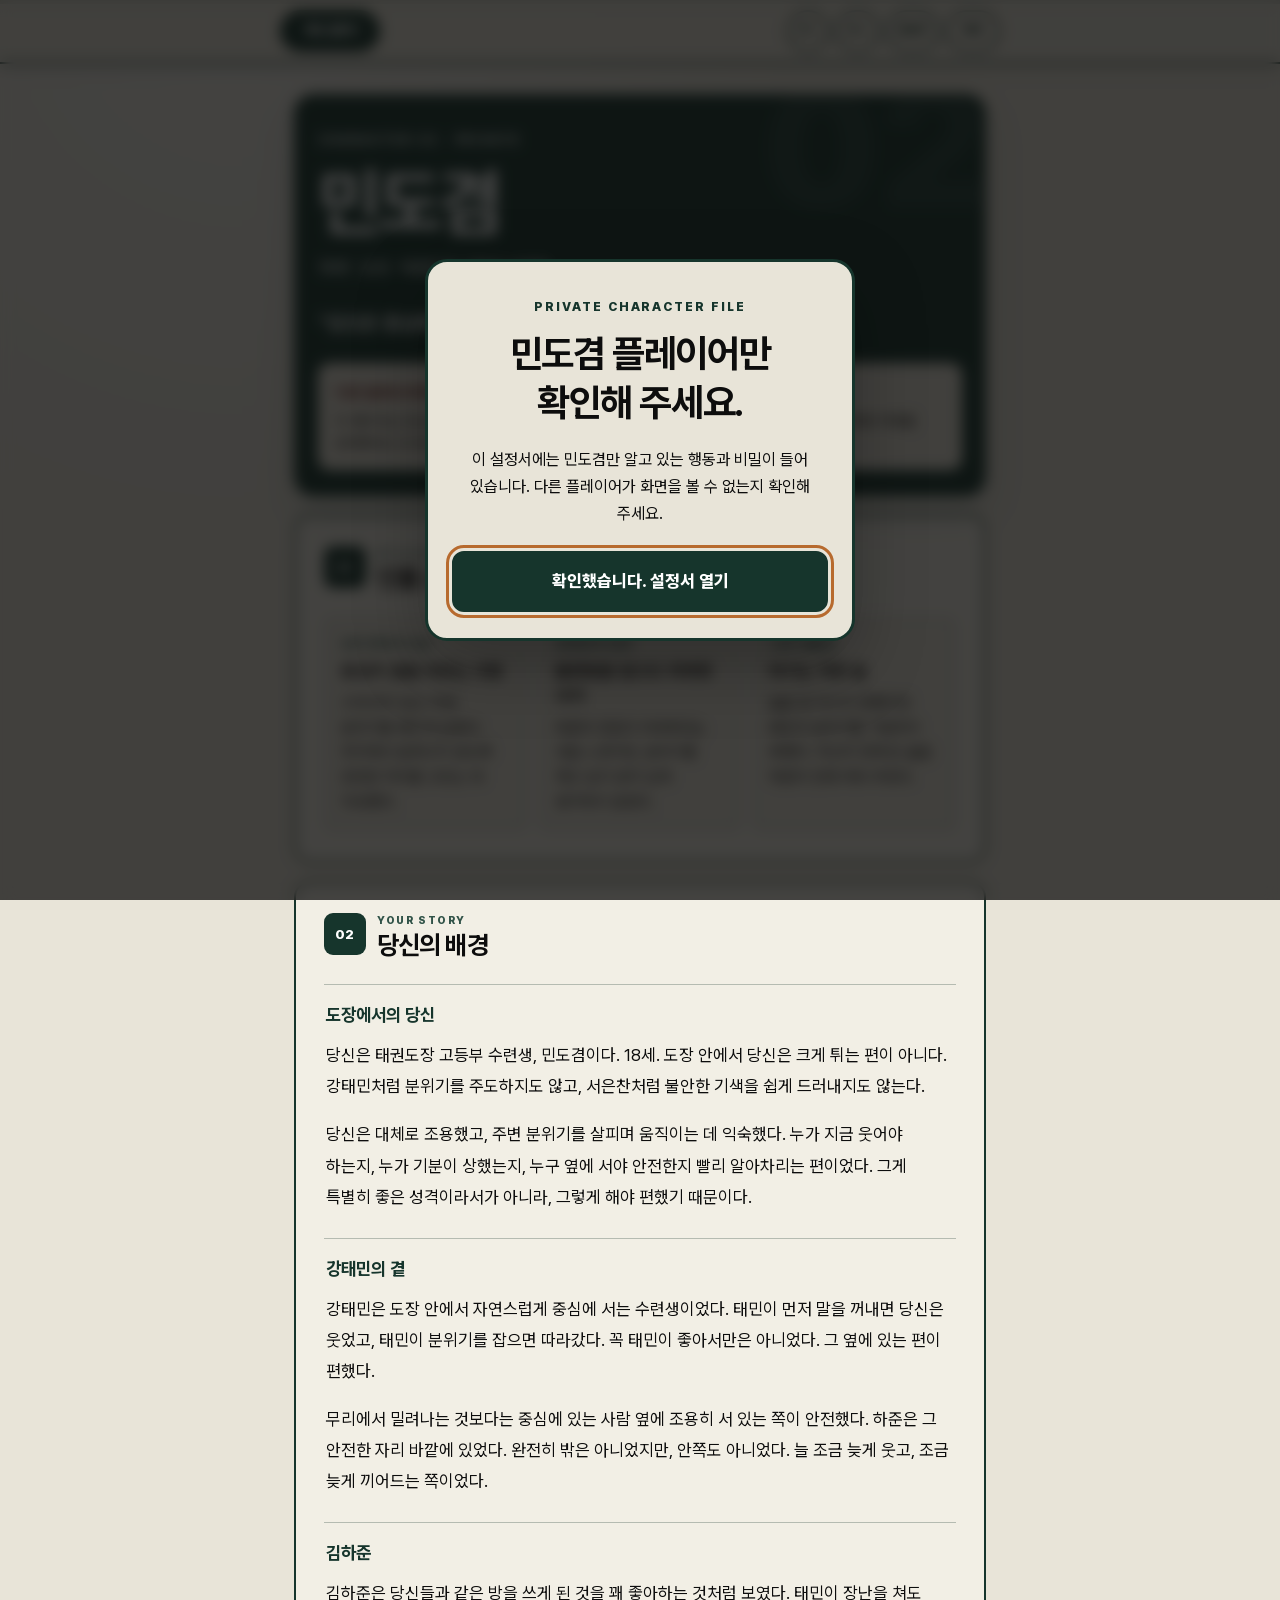
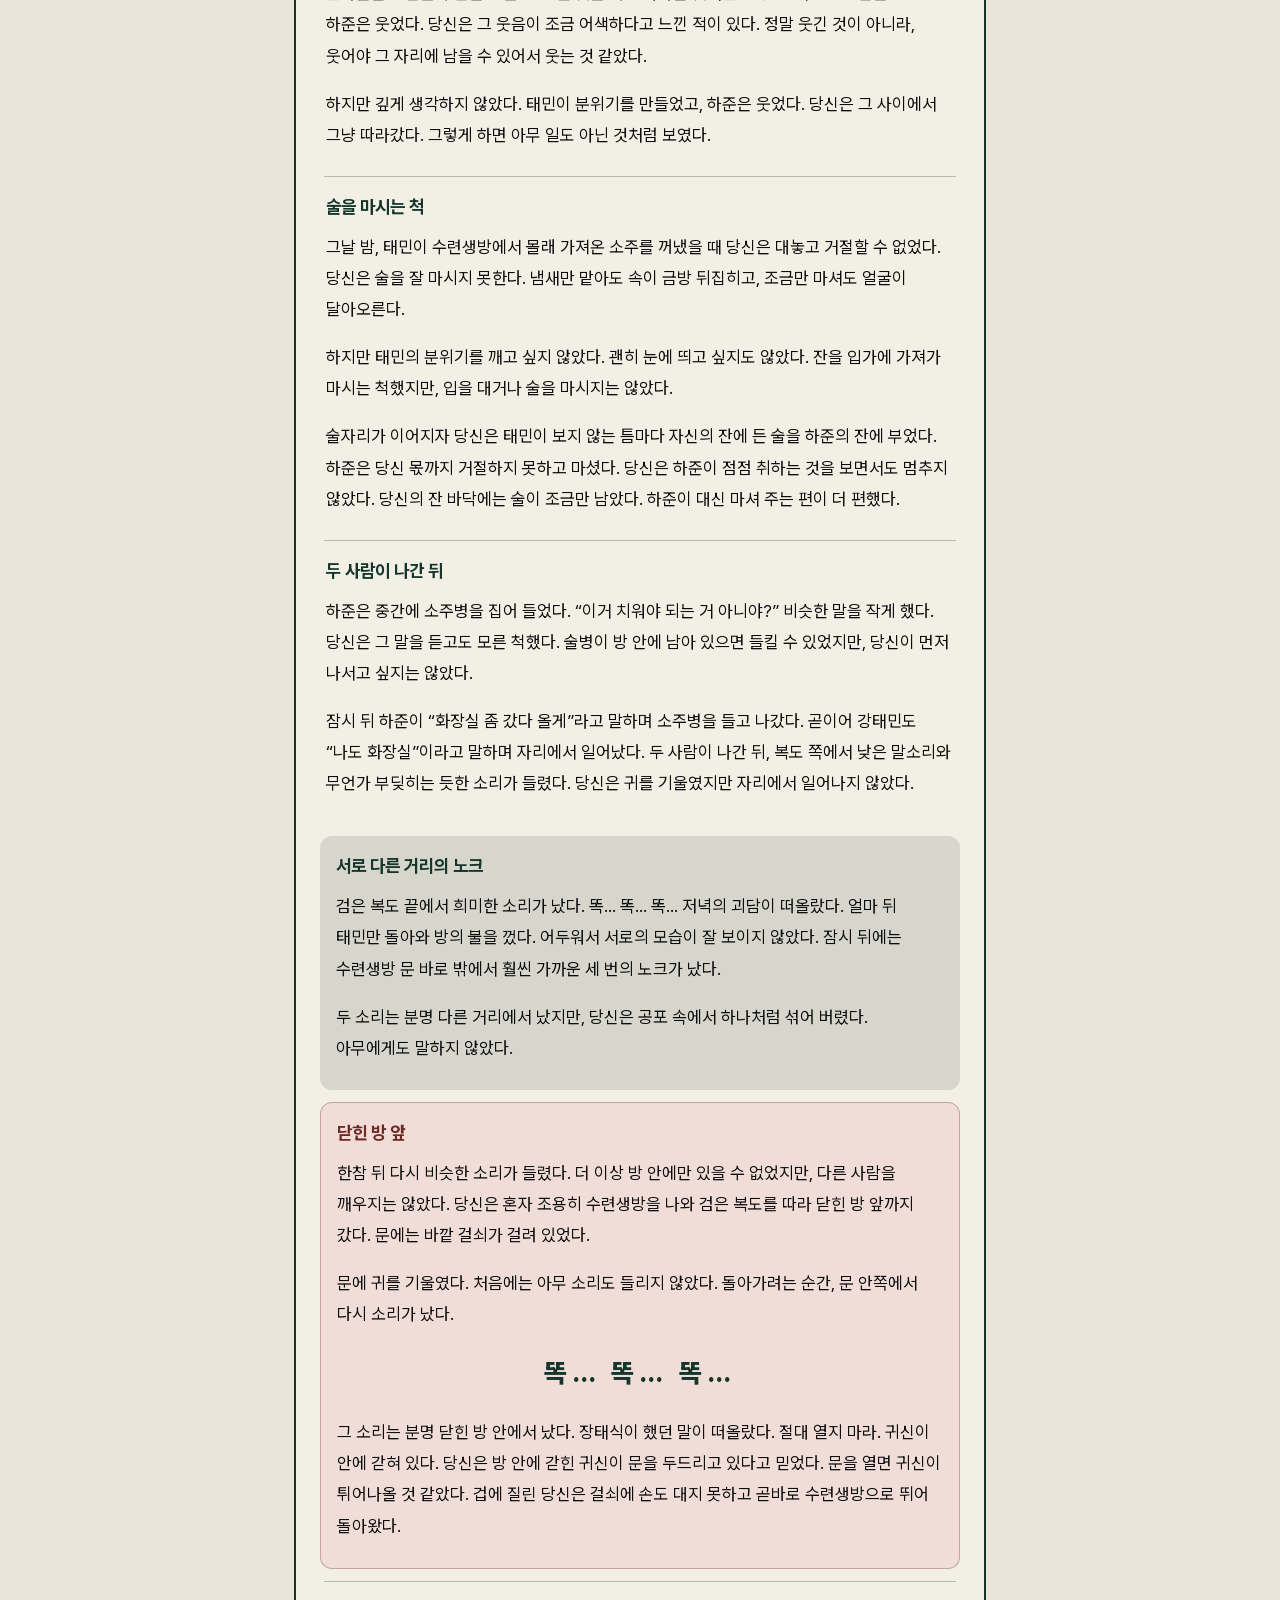
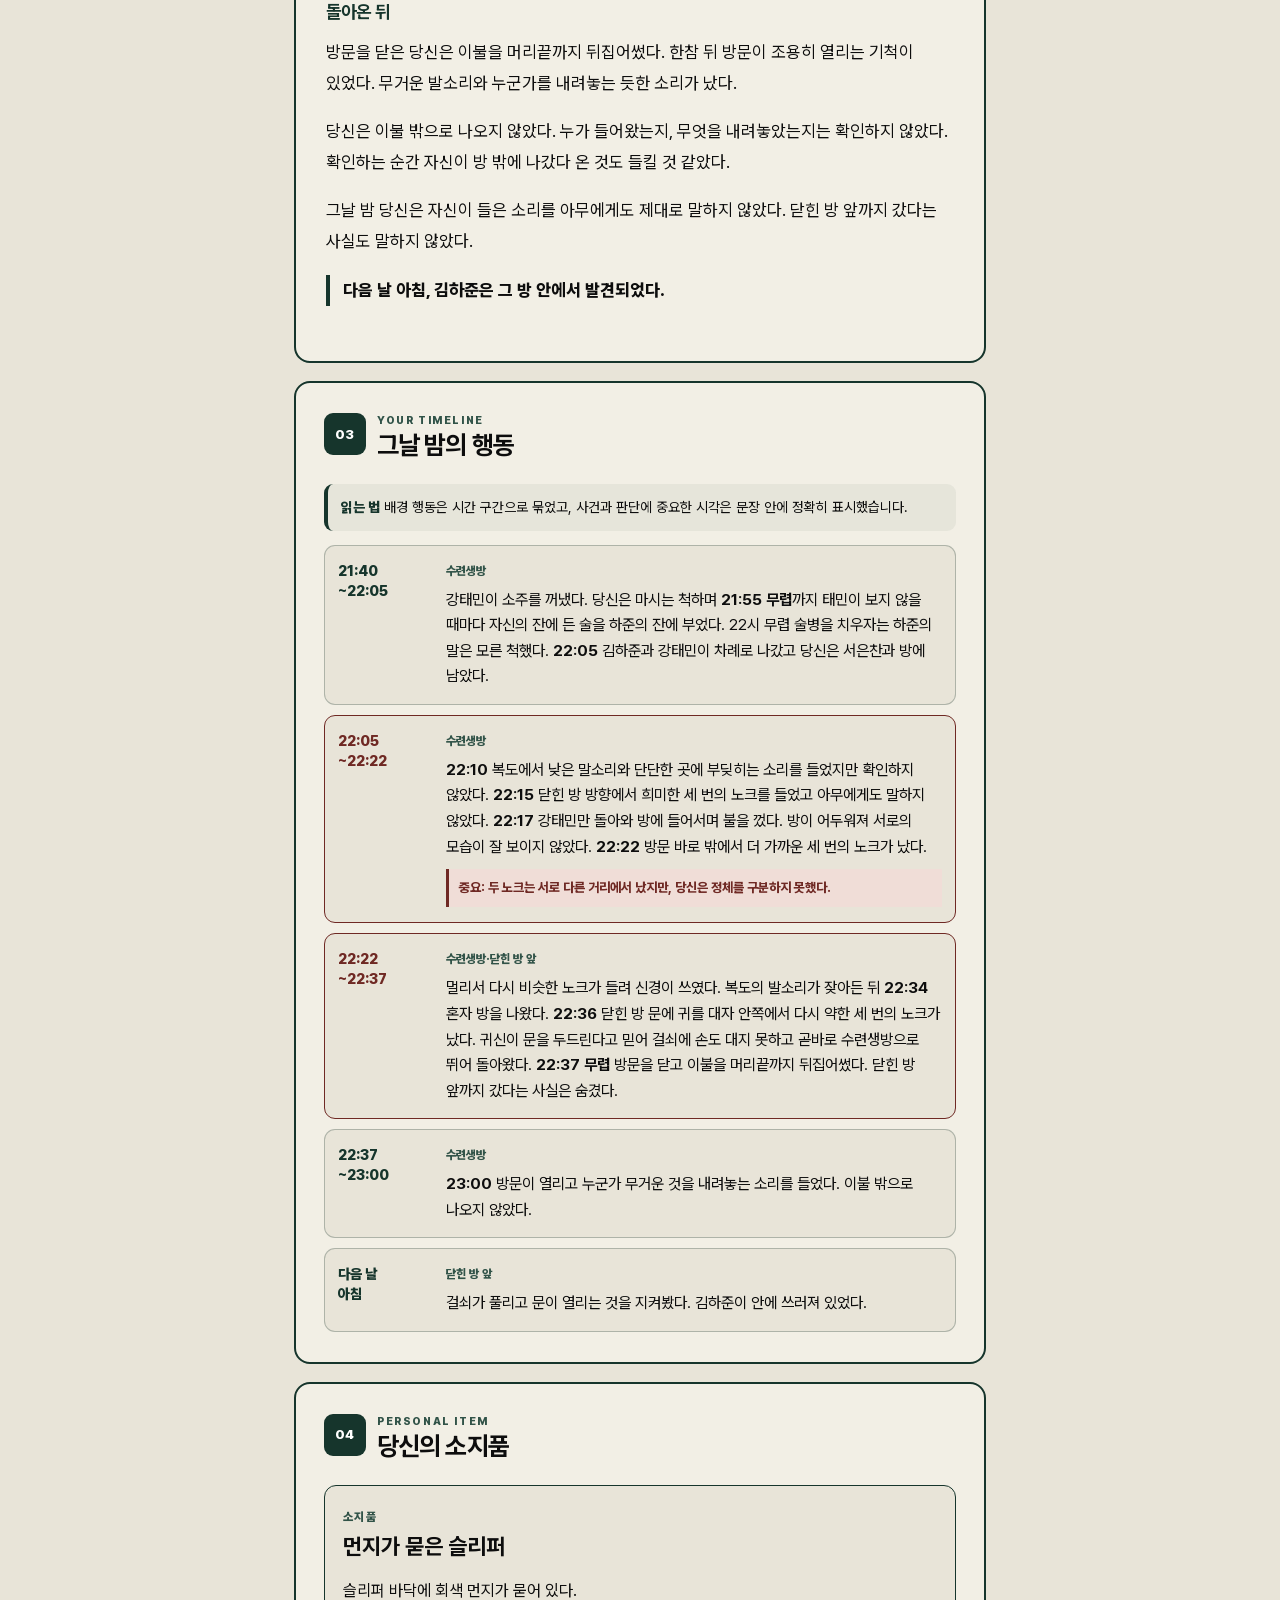
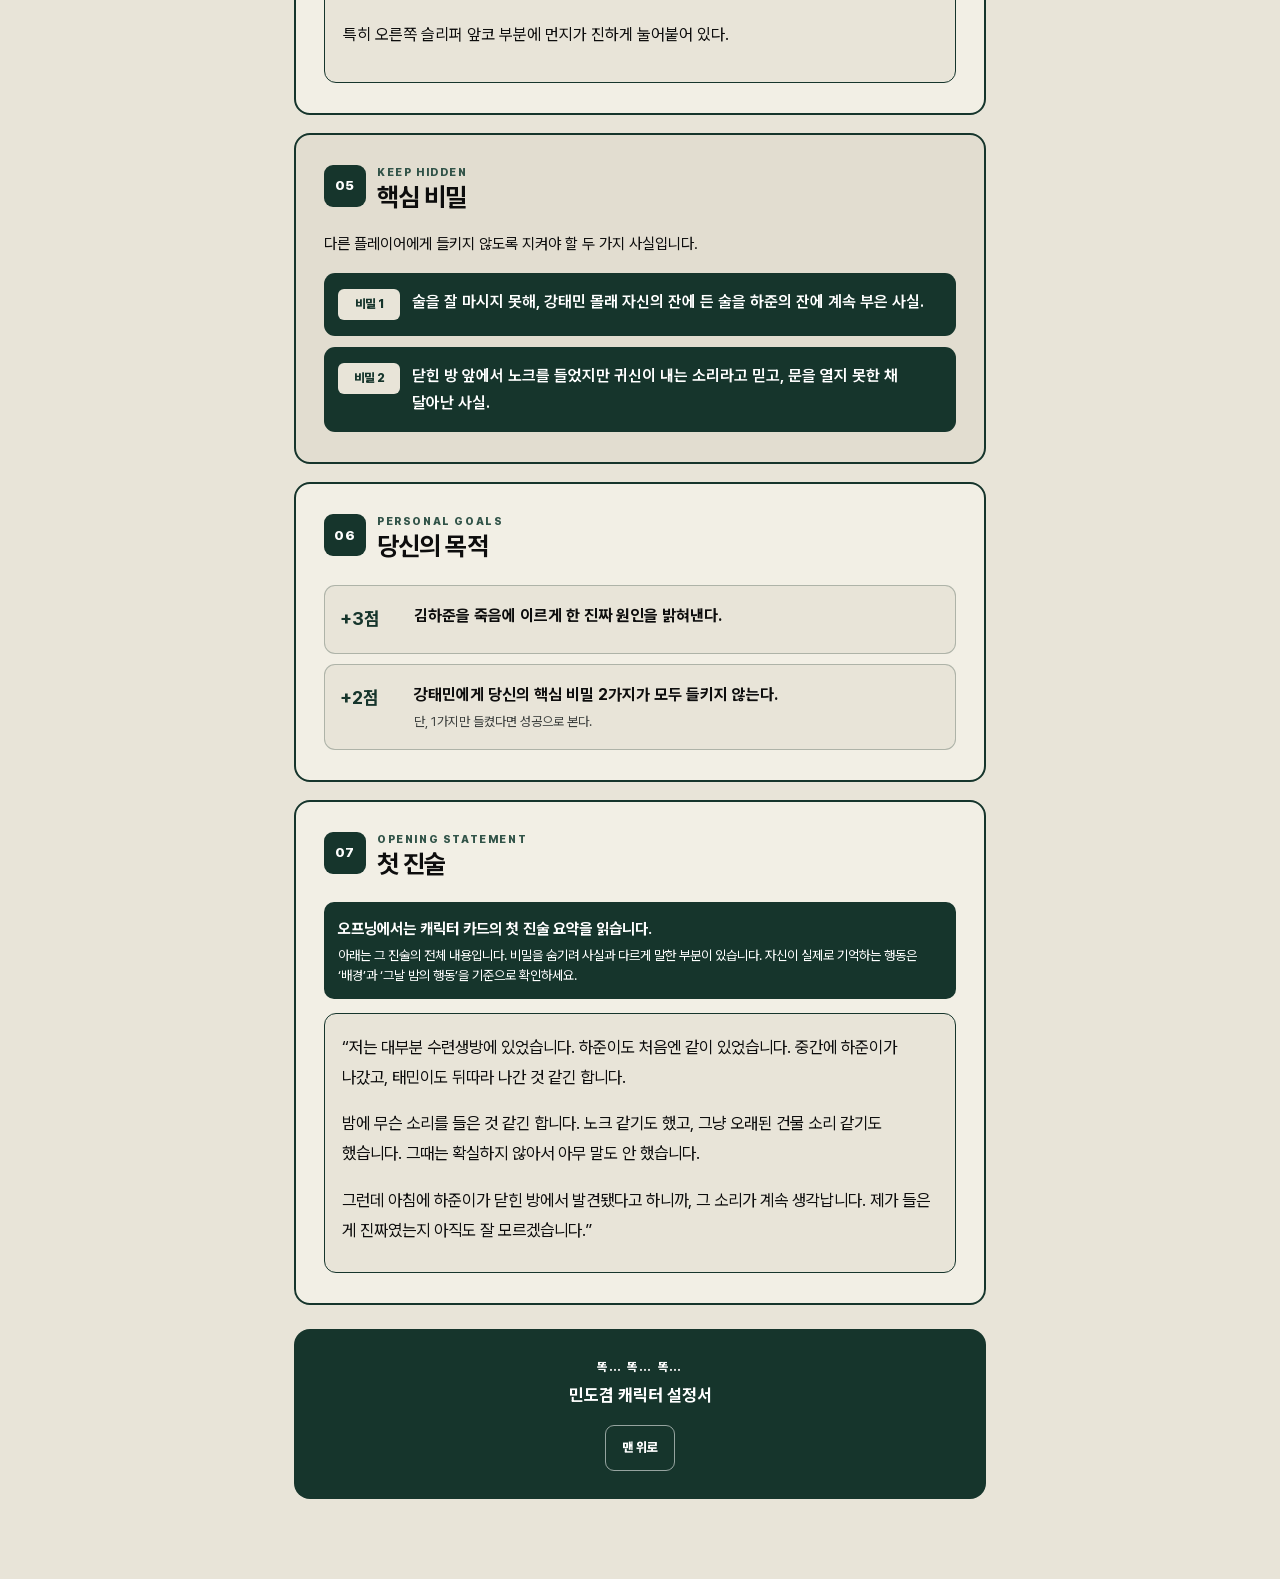
<file: index.html>
<!doctype html>
<html lang="ko">
<head>
  <meta charset="utf-8">
  <meta name="viewport" content="width=device-width, initial-scale=1, viewport-fit=cover">
  <meta name="theme-color" content="#E8E4D8">
  <meta name="color-scheme" content="light">
  <meta name="robots" content="noindex,nofollow,noarchive,nosnippet">
  <title>똑… 똑… 똑… | 민도겸 캐릭터 설정서</title>
  <meta name="description" content="머더 미스터리 똑… 똑… 똑… 민도겸 전용 모바일 캐릭터 설정서">
  <link rel="stylesheet" href="style.css?v=20260930-role1">
</head>
<body class="is-locked">
  <span class="page-top-anchor" id="pageTop" aria-hidden="true"></span>
  <a class="skip-link" href="#mainContent">본문으로 바로가기</a>
  <div class="reading-progress" aria-hidden="true"><span id="readingProgress"></span></div>

  <section class="privacy-gate" id="privacyGate" role="dialog" aria-modal="true" aria-labelledby="gateTitle">
    <div class="privacy-gate__card">
      <p class="privacy-gate__eyebrow">PRIVATE CHARACTER FILE</p>
      <h1 id="gateTitle">민도겸 플레이어만<br>확인해 주세요.</h1>
      <p>이 설정서에는 민도겸만 알고 있는 행동과 비밀이 들어 있습니다. 다른 플레이어가 화면을 볼 수 없는지 확인해 주세요.</p>
      <button id="acknowledgeButton" type="button">확인했습니다. 설정서 열기</button>
    </div>
  </section>

  <section class="reader-tutorial" id="readerTutorial" role="dialog" aria-modal="true" aria-labelledby="tutorialTitle" aria-describedby="tutorialDescription" hidden>
    <div class="reader-tutorial__spotlight" id="tutorialSpotlight" aria-hidden="true"></div>
    <div class="reader-tutorial__card" id="tutorialCard">
      <div class="reader-tutorial__meta">
        <p>상단 버튼 안내 <span id="tutorialCounter">1 / 4</span></p>
        <button id="tutorialClose" type="button" aria-label="버튼 안내 닫기">닫기</button>
      </div>
      <div class="reader-tutorial__copy" aria-live="polite" aria-atomic="true">
        <h2 id="tutorialTitle">게임 설명서</h2>
        <p id="tutorialDescription"></p>
      </div>
      <div class="reader-tutorial__actions">
        <button id="tutorialPrevious" type="button" disabled>이전</button>
        <button id="tutorialNext" type="button">다음</button>
      </div>
    </div>
  </section>

  <header class="reader-header" id="readerHeader" inert aria-hidden="true">
    <div class="reader-header__inner">
      <a class="control-button control-button--guide" id="gameGuideLink" href="game-guide/index.html">게임 설명서</a>
      <div class="reader-controls" aria-label="읽기 설정">
        <button class="control-button font-button" id="fontDown" type="button" aria-label="글자 크기 줄이기">가−</button>
        <button class="control-button font-button" id="fontUp" type="button" aria-label="글자 크기 키우기">가＋</button>
        <button class="control-button control-button--map" id="mapOpen" type="button" aria-haspopup="dialog" aria-controls="mapModal" aria-expanded="false">MAP</button>
        <button class="control-button control-button--toc" id="tocOpen" type="button" aria-haspopup="dialog" aria-controls="tocSheet" aria-expanded="false">목차</button>
      </div>
    </div>
  </header>

  <aside class="toc-sheet" id="tocSheet" aria-hidden="true" inert>
    <button class="toc-sheet__backdrop" id="tocBackdrop" type="button" tabindex="-1" aria-label="목차 닫기"></button>
    <div class="toc-sheet__panel" role="dialog" aria-modal="true" aria-labelledby="tocTitle">
      <div class="toc-sheet__header">
        <div><span>QUICK NAVIGATION</span><h2 id="tocTitle">목차</h2></div>
        <button id="tocClose" type="button" aria-label="목차 닫기">닫기</button>
      </div>
      <nav class="toc-list" aria-label="설정서 목차">
        <a href="#profile"><span>01</span><strong>인물 소개</strong></a>
        <a href="#background"><span>02</span><strong>당신의 배경</strong></a>
        <a href="#timeline"><span>03</span><strong>그날 밤의 행동</strong></a>
        <a href="#belonging"><span>04</span><strong>당신의 소지품</strong></a>
        <a href="#secrets"><span>05</span><strong>핵심 비밀</strong></a>
        <a href="#goals"><span>06</span><strong>당신의 목적</strong></a>
        <a href="#statement"><span>07</span><strong>첫 진술</strong></a>
      </nav>
    </div>
  </aside>

  <aside class="map-modal" id="mapModal" aria-hidden="true" inert>
    <button class="map-modal__backdrop" id="mapBackdrop" type="button" tabindex="-1" aria-label="지도 닫기"></button>
    <section class="map-modal__panel" role="dialog" aria-modal="true" aria-labelledby="mapTitle">
      <header class="map-modal__header">
        <div><span id="mapCounter">MAP 1 / 2</span><h2 id="mapTitle" aria-live="polite">수련원 지도</h2></div>
        <button id="mapClose" type="button">닫기</button>
      </header>
      <div class="map-toolbar" aria-label="지도 확대 설정">
        <button id="mapZoomOut" type="button" aria-label="지도 축소">−</button>
        <output id="mapZoomValue" aria-live="polite">100%</output>
        <button id="mapZoomIn" type="button" aria-label="지도 확대">＋</button>
        <button id="mapReset" type="button">맞춤</button>
      </div>
      <div class="map-viewport" id="mapViewport" tabindex="0" aria-label="확대된 지도를 스크롤하여 확인">
        <img id="mapImage" src="map.png" alt="수련원 실외시설과 실내시설의 방 및 이동 구조를 보여 주는 지도" draggable="false">
      </div>
      <footer class="map-gallery-footer">
        <div class="map-thumbnails" role="group" aria-label="지도 선택">
          <button class="map-thumbnail" type="button" data-map-src="map.png" data-map-title="수련원 지도" data-map-alt="수련원 실외시설과 실내시설의 방 및 이동 구조를 보여 주는 지도" aria-label="수련원 지도 보기" aria-pressed="true" aria-controls="mapViewport">
            <img src="map.png" alt="" width="56" height="48" loading="lazy" draggable="false">
            <span class="map-thumbnail__label">수련원 지도</span>
            <span class="map-thumbnail__check" aria-hidden="true">✓</span>
          </button>
          <button class="map-thumbnail" type="button" data-map-src="bed-layout.png" data-map-title="수련생방 침대 배치도" data-map-alt="수련생방 침대 배치도. 왼쪽 위는 서은찬, 왼쪽 아래는 김하준, 오른쪽은 민도겸, 아래쪽 가로 침대는 강태민. 창문은 위쪽, 출입문은 오른쪽 위에 있다." aria-label="수련생방 침대 배치도 보기" aria-pressed="false" aria-controls="mapViewport">
            <img src="bed-layout.png" alt="" width="56" height="48" loading="lazy" draggable="false">
            <span class="map-thumbnail__label">침대 배치도</span>
            <span class="map-thumbnail__check" aria-hidden="true">✓</span>
          </button>
        </div>
        <p class="map-hint">미리보기를 누르면 지도가 바뀝니다.<br>확대 후에는 위아래·좌우로 움직여 확인하세요.</p>
      </footer>
    </section>
  </aside>

  <main class="page-shell" id="mainContent" tabindex="-1" inert aria-hidden="true">
    <section class="character-hero" aria-labelledby="characterName">
      <p class="character-hero__eyebrow">CHARACTER 02 · PRIVATE</p>
      <div class="character-hero__identity">
        <h2 id="characterName">민도겸</h2>
        <p class="character-case-status" aria-label="이번 사건: 당신은 범인이 아닙니다."><span>이번 사건 · 본인만 확인</span><strong>당신은 범인이 아닙니다.</strong></p>
      </div>
      <p class="character-hero__role">18세 · 남성 · 태권도장 고등부 수련생</p>
      <p class="character-hero__lead">“당신은 중심에 서기보다, 그 곁에서 분위기를 따랐다.”</p>
      <div class="privacy-note">
        <strong>다른 플레이어에게 보여주지 마세요.</strong>
        <p>이 페이지는 민도겸을 맡은 플레이어만 읽습니다. 필요한 내용은 말로 설명할 수 있지만, 설정서 화면 자체를 공개해서는 안 됩니다.</p>
      </div>
    </section>

    <section class="content-section" id="profile" data-section="인물 소개">
      <div class="section-heading">
        <span class="section-number">01</span>
        <div><p>AT A GLANCE</p><h2>인물 소개</h2></div>
      </div>
      <div class="profile-grid">
        <article><span>도장 안에서의 모습</span><strong>중심의 곁을 따르는 사람</strong><p>크게 튀지 않고 주변 분위기를 빠르게 살폈다. 무리에서 밀려나지 않도록 안전한 자리를 고르는 데 익숙했다.</p></article>
        <article><span>김하준과의 관계</span><strong>불편함을 알고도 외면한 사이</strong><p>하준의 웃음이 어색하다는 것을 느꼈지만, 분위기를 깨고 싶지 않아 깊게 생각하지 않았다.</p></article>
        <article><span>그날의 출발점</span><strong>마시는 척한 술</strong><p>술을 잘 마시지 못했지만 태민의 분위기를 거절하지 못했다. 자신의 잔에 든 술을 하준의 잔에 계속 부었다.</p></article>
      </div>
    </section>

    <section class="content-section" id="background" data-section="당신의 배경">
      <div class="section-heading">
        <span class="section-number">02</span>
        <div><p>YOUR STORY</p><h2>당신의 배경</h2></div>
      </div>
      <div class="story-block">
        <h3>도장에서의 당신</h3>
        <p>당신은 태권도장 고등부 수련생, 민도겸이다. 18세. 도장 안에서 당신은 크게 튀는 편이 아니다. 강태민처럼 분위기를 주도하지도 않고, 서은찬처럼 불안한 기색을 쉽게 드러내지도 않는다.</p>
        <p>당신은 대체로 조용했고, 주변 분위기를 살피며 움직이는 데 익숙했다. 누가 지금 웃어야 하는지, 누가 기분이 상했는지, 누구 옆에 서야 안전한지 빨리 알아차리는 편이었다. 그게 특별히 좋은 성격이라서가 아니라, 그렇게 해야 편했기 때문이다.</p>
      </div>
      <div class="story-block">
        <h3>강태민의 곁</h3>
        <p>강태민은 도장 안에서 자연스럽게 중심에 서는 수련생이었다. 태민이 먼저 말을 꺼내면 당신은 웃었고, 태민이 분위기를 잡으면 따라갔다. 꼭 태민이 좋아서만은 아니었다. 그 옆에 있는 편이 편했다.</p>
        <p>무리에서 밀려나는 것보다는 중심에 있는 사람 옆에 조용히 서 있는 쪽이 안전했다. 하준은 그 안전한 자리 바깥에 있었다. 완전히 밖은 아니었지만, 안쪽도 아니었다. 늘 조금 늦게 웃고, 조금 늦게 끼어드는 쪽이었다.</p>
      </div>
      <div class="story-block">
        <h3>김하준</h3>
        <p>김하준은 당신들과 같은 방을 쓰게 된 것을 꽤 좋아하는 것처럼 보였다. 태민이 장난을 쳐도 하준은 웃었다. 당신은 그 웃음이 조금 어색하다고 느낀 적이 있다. 정말 웃긴 것이 아니라, 웃어야 그 자리에 남을 수 있어서 웃는 것 같았다.</p>
        <p>하지만 깊게 생각하지 않았다. 태민이 분위기를 만들었고, 하준은 웃었다. 당신은 그 사이에서 그냥 따라갔다. 그렇게 하면 아무 일도 아닌 것처럼 보였다.</p>
      </div>
      <div class="story-block">
        <h3>술을 마시는 척</h3>
        <p>그날 밤, 태민이 수련생방에서 몰래 가져온 소주를 꺼냈을 때 당신은 대놓고 거절할 수 없었다. 당신은 술을 잘 마시지 못한다. 냄새만 맡아도 속이 금방 뒤집히고, 조금만 마셔도 얼굴이 달아오른다.</p>
        <p>하지만 태민의 분위기를 깨고 싶지 않았다. 괜히 눈에 띄고 싶지도 않았다. 잔을 입가에 가져가 마시는 척했지만, 입을 대거나 술을 마시지는 않았다.</p>
        <p>술자리가 이어지자 당신은 태민이 보지 않는 틈마다 자신의 잔에 든 술을 하준의 잔에 부었다. 하준은 당신 몫까지 거절하지 못하고 마셨다. 당신은 하준이 점점 취하는 것을 보면서도 멈추지 않았다. 당신의 잔 바닥에는 술이 조금만 남았다. 하준이 대신 마셔 주는 편이 더 편했다.</p>
      </div>
      <div class="story-block">
        <h3>두 사람이 나간 뒤</h3>
        <p>하준은 중간에 소주병을 집어 들었다. “이거 치워야 되는 거 아니야?” 비슷한 말을 작게 했다. 당신은 그 말을 듣고도 모른 척했다. 술병이 방 안에 남아 있으면 들킬 수 있었지만, 당신이 먼저 나서고 싶지는 않았다.</p>
        <p>잠시 뒤 하준이 “화장실 좀 갔다 올게”라고 말하며 소주병을 들고 나갔다. 곧이어 강태민도 “나도 화장실”이라고 말하며 자리에서 일어났다. 두 사람이 나간 뒤, 복도 쪽에서 낮은 말소리와 무언가 부딪히는 듯한 소리가 들렸다. 당신은 귀를 기울였지만 자리에서 일어나지 않았다.</p>
      </div>
      <div class="story-block story-block--dark">
        <h3>서로 다른 거리의 노크</h3>
        <p>검은 복도 끝에서 희미한 소리가 났다. 똑… 똑… 똑… 저녁의 괴담이 떠올랐다. 얼마 뒤 태민만 돌아와 방의 불을 껐다. 어두워서 서로의 모습이 잘 보이지 않았다. 잠시 뒤에는 수련생방 문 바로 밖에서 훨씬 가까운 세 번의 노크가 났다.</p>
        <p>두 소리는 분명 다른 거리에서 났지만, 당신은 공포 속에서 하나처럼 섞어 버렸다. 아무에게도 말하지 않았다.</p>
      </div>
      <div class="story-block story-block--danger">
        <h3>닫힌 방 앞</h3>
        <p>한참 뒤 다시 비슷한 소리가 들렸다. 더 이상 방 안에만 있을 수 없었지만, 다른 사람을 깨우지는 않았다. 당신은 혼자 조용히 수련생방을 나와 검은 복도를 따라 닫힌 방 앞까지 갔다. 문에는 바깥 걸쇠가 걸려 있었다.</p>
        <p>문에 귀를 기울였다. 처음에는 아무 소리도 들리지 않았다. 돌아가려는 순간, 문 안쪽에서 다시 소리가 났다.</p>
        <blockquote>똑… 똑… 똑…</blockquote>
        <p>그 소리는 분명 닫힌 방 안에서 났다. 장태식이 했던 말이 떠올랐다. 절대 열지 마라. 귀신이 안에 갇혀 있다. 당신은 방 안에 갇힌 귀신이 문을 두드리고 있다고 믿었다. 문을 열면 귀신이 튀어나올 것 같았다. 겁에 질린 당신은 걸쇠에 손도 대지 못하고 곧바로 수련생방으로 뛰어 돌아왔다.</p>
      </div>
      <div class="story-block">
        <h3>돌아온 뒤</h3>
        <p>방문을 닫은 당신은 이불을 머리끝까지 뒤집어썼다. 한참 뒤 방문이 조용히 열리는 기척이 있었다. 무거운 발소리와 누군가를 내려놓는 듯한 소리가 났다.</p>
        <p>당신은 이불 밖으로 나오지 않았다. 누가 들어왔는지, 무엇을 내려놓았는지는 확인하지 않았다. 확인하는 순간 자신이 방 밖에 나갔다 온 것도 들킬 것 같았다.</p>
        <p>그날 밤 당신은 자신이 들은 소리를 아무에게도 제대로 말하지 않았다. 닫힌 방 앞까지 갔다는 사실도 말하지 않았다.</p>
        <p class="ending-line">다음 날 아침, 김하준은 그 방 안에서 발견되었다.</p>
      </div>
    </section>

    <section class="content-section" id="timeline" data-section="그날 밤의 행동">
      <div class="section-heading">
        <span class="section-number">03</span>
        <div><p>YOUR TIMELINE</p><h2>그날 밤의 행동</h2></div>
      </div>
      <p class="timeline-note"><strong>읽는 법</strong> 배경 행동은 시간 구간으로 묶었고, 사건과 판단에 중요한 시각은 문장 안에 정확히 표시했습니다.</p>
      <ol class="timeline-list">
        <li><div class="timeline-time" aria-label="21시 40분부터 22시 05분까지">21:40<br><span>~22:05</span></div><div><span class="location">수련생방</span><p>강태민이 소주를 꺼냈다. 당신은 마시는 척하며 <strong>21:55 무렵</strong>까지 태민이 보지 않을 때마다 자신의 잔에 든 술을 하준의 잔에 부었다. 22시 무렵 술병을 치우자는 하준의 말은 모른 척했다. <strong>22:05</strong> 김하준과 강태민이 차례로 나갔고 당신은 서은찬과 방에 남았다.</p></div></li>
        <li class="timeline-list__critical"><div class="timeline-time" aria-label="22시 05분부터 22시 22분까지">22:05<br><span>~22:22</span></div><div><span class="location">수련생방</span><p><strong>22:10</strong> 복도에서 낮은 말소리와 단단한 곳에 부딪히는 소리를 들었지만 확인하지 않았다. <strong>22:15</strong> 닫힌 방 방향에서 희미한 세 번의 노크를 들었고 아무에게도 말하지 않았다. <strong>22:17</strong> 강태민만 돌아와 방에 들어서며 불을 껐다. 방이 어두워져 서로의 모습이 잘 보이지 않았다. <strong>22:22</strong> 방문 바로 밖에서 더 가까운 세 번의 노크가 났다.</p><aside>중요: 두 노크는 서로 다른 거리에서 났지만, 당신은 정체를 구분하지 못했다.</aside></div></li>
        <li class="timeline-list__critical"><div class="timeline-time" aria-label="22시 22분부터 22시 37분까지">22:22<br><span>~22:37</span></div><div><span class="location">수련생방·닫힌 방 앞</span><p>멀리서 다시 비슷한 노크가 들려 신경이 쓰였다. 복도의 발소리가 잦아든 뒤 <strong>22:34</strong> 혼자 방을 나왔다. <strong>22:36</strong> 닫힌 방 문에 귀를 대자 안쪽에서 다시 약한 세 번의 노크가 났다. 귀신이 문을 두드린다고 믿어 걸쇠에 손도 대지 못하고 곧바로 수련생방으로 뛰어 돌아왔다. <strong>22:37 무렵</strong> 방문을 닫고 이불을 머리끝까지 뒤집어썼다. 닫힌 방 앞까지 갔다는 사실은 숨겼다.</p></div></li>
        <li><div class="timeline-time" aria-label="22시 37분부터 23시까지">22:37<br><span>~23:00</span></div><div><span class="location">수련생방</span><p><strong>23:00</strong> 방문이 열리고 누군가 무거운 것을 내려놓는 소리를 들었다. 이불 밖으로 나오지 않았다.</p></div></li>
        <li><div class="timeline-time">다음 날<br>아침</div><div><span class="location">닫힌 방 앞</span><p>걸쇠가 풀리고 문이 열리는 것을 지켜봤다. 김하준이 안에 쓰러져 있었다.</p></div></li>
      </ol>
    </section>

    <section class="content-section" id="belonging" data-section="당신의 소지품">
      <div class="section-heading">
        <span class="section-number">04</span>
        <div><p>PERSONAL ITEM</p><h2>당신의 소지품</h2></div>
      </div>
      <article class="item-card">
        <p class="item-card__label">소지품</p>
        <h3>먼지가 묻은 슬리퍼</h3>
        <p>슬리퍼 바닥에 회색 먼지가 묻어 있다.</p>
        <p>특히 오른쪽 슬리퍼 앞코 부분에 먼지가 진하게 눌어붙어 있다.</p>
      </article>
    </section>

    <section class="content-section content-section--secret" id="secrets" data-section="핵심 비밀">
      <div class="section-heading">
        <span class="section-number">05</span>
        <div><p>KEEP HIDDEN</p><h2>핵심 비밀</h2></div>
      </div>
      <p class="section-intro">다른 플레이어에게 들키지 않도록 지켜야 할 두 가지 사실입니다.</p>
      <div class="secret-list">
        <article><span>비밀 1</span><p>술을 잘 마시지 못해, 강태민 몰래 자신의 잔에 든 술을 하준의 잔에 계속 부은 사실.</p></article>
        <article><span>비밀 2</span><p>닫힌 방 앞에서 노크를 들었지만 귀신이 내는 소리라고 믿고, 문을 열지 못한 채 달아난 사실.</p></article>
      </div>
    </section>

    <section class="content-section" id="goals" data-section="당신의 목적">
      <div class="section-heading">
        <span class="section-number">06</span>
        <div><p>PERSONAL GOALS</p><h2>당신의 목적</h2></div>
      </div>
      <div class="goal-list">
        <article><strong>+3점</strong><p>김하준을 죽음에 이르게 한 진짜 원인을 밝혀낸다.</p></article>
        <article><strong>+2점</strong><p>강태민에게 당신의 핵심 비밀 2가지가 모두 들키지 않는다.</p><small>단, 1가지만 들켰다면 성공으로 본다.</small></article>
      </div>
    </section>

    <section class="content-section" id="statement" data-section="첫 진술">
      <div class="section-heading">
        <span class="section-number">07</span>
        <div><p>OPENING STATEMENT</p><h2>첫 진술</h2></div>
      </div>
      <div class="statement-note"><strong>오프닝에서는 캐릭터 카드의 첫 진술 요약을 읽습니다.</strong><p>아래는 그 진술의 전체 내용입니다. 비밀을 숨기려 사실과 다르게 말한 부분이 있습니다. 자신이 실제로 기억하는 행동은 ‘배경’과 ‘그날 밤의 행동’을 기준으로 확인하세요.</p></div>
      <blockquote class="statement-card" id="statementText">
        <p>“저는 대부분 수련생방에 있었습니다. 하준이도 처음엔 같이 있었습니다. 중간에 하준이가 나갔고, 태민이도 뒤따라 나간 것 같긴 합니다.</p>
        <p>밤에 무슨 소리를 들은 것 같긴 합니다. 노크 같기도 했고, 그냥 오래된 건물 소리 같기도 했습니다. 그때는 확실하지 않아서 아무 말도 안 했습니다.</p>
        <p>그런데 아침에 하준이가 닫힌 방에서 발견됐다고 하니까, 그 소리가 계속 생각납니다. 제가 들은 게 진짜였는지 아직도 잘 모르겠습니다.”</p>
      </blockquote>
    </section>

    <footer class="page-footer">
      <p>똑… 똑… 똑…</p>
      <strong>민도겸 캐릭터 설정서</strong>
      <div class="page-footer__links"><a id="footerTopLink" href="#pageTop">맨 위로</a></div>
    </footer>
  </main>

  <button class="top-button" id="topButton" type="button" tabindex="-1" aria-hidden="true" aria-label="맨 위로 이동" title="맨 위로">↑</button>
  <script src="script.js?v=feedback-20260920"></script>
</body>
</html>
</file>
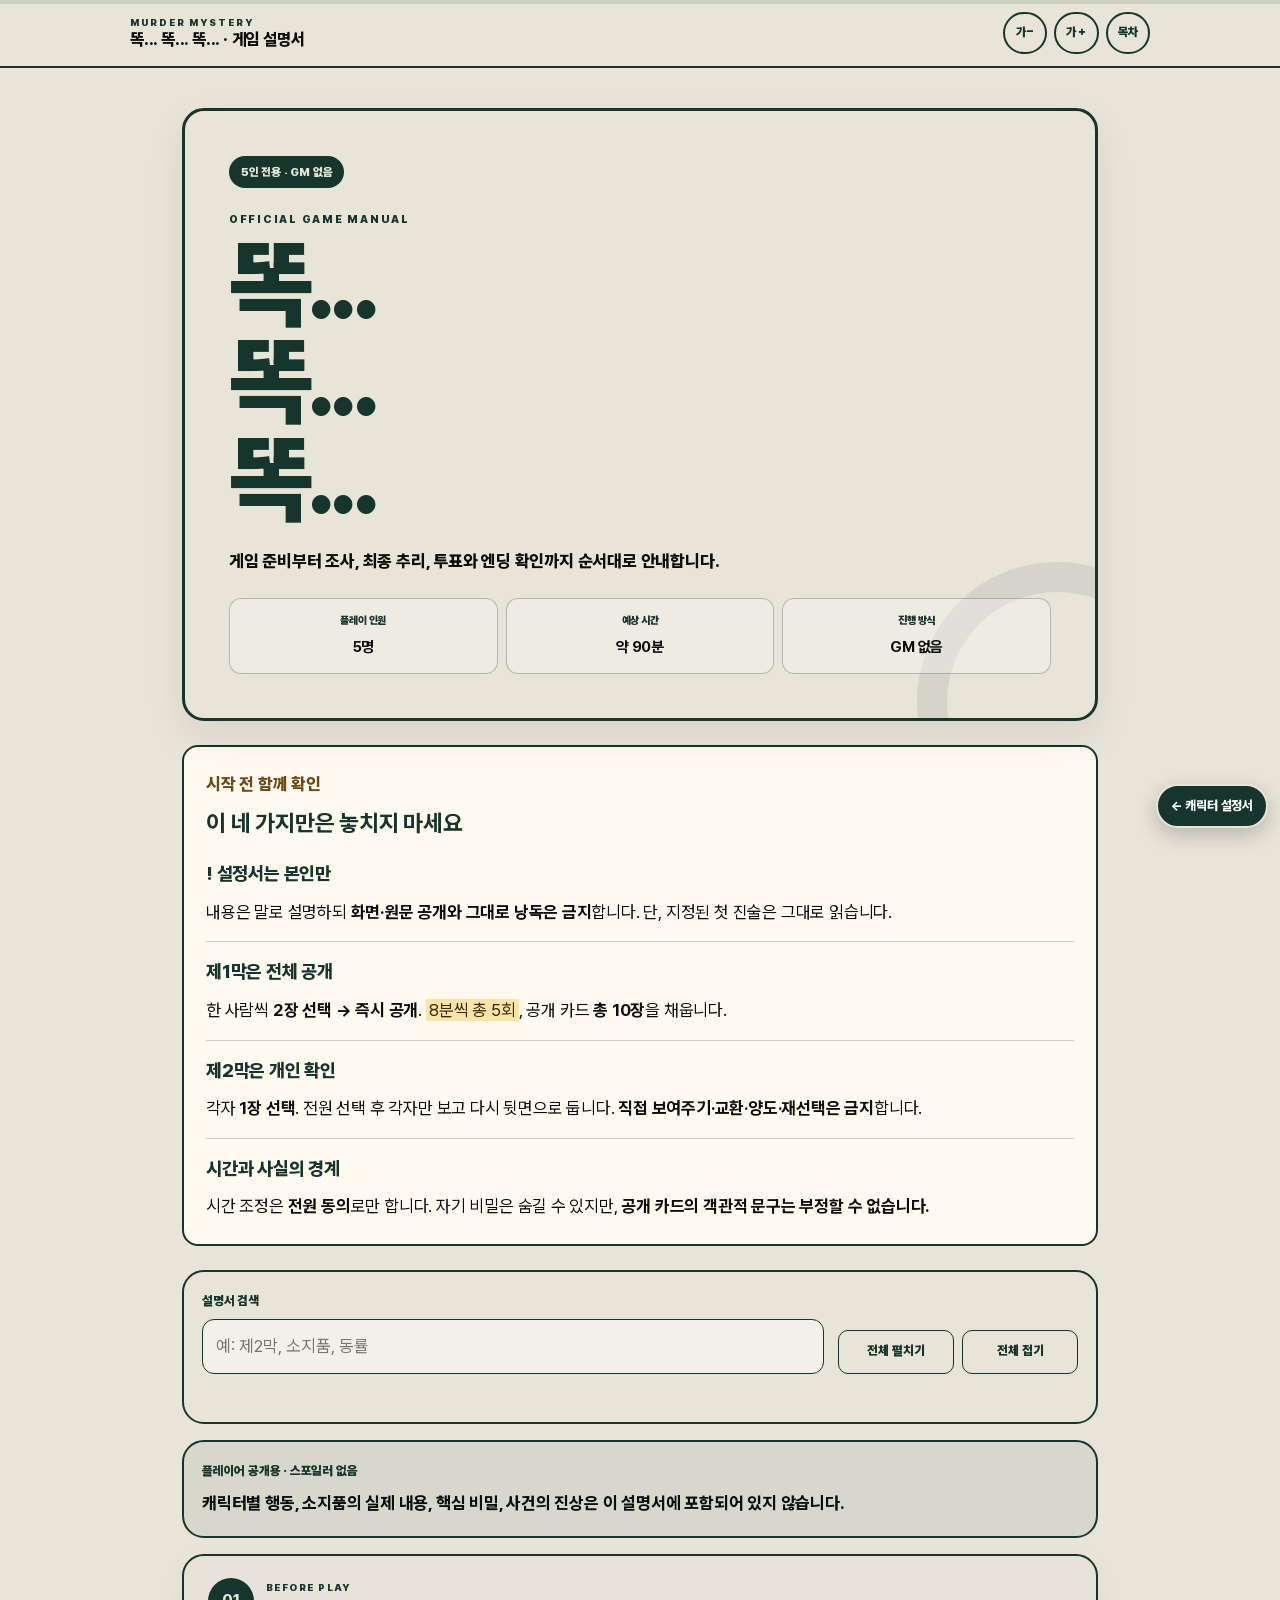
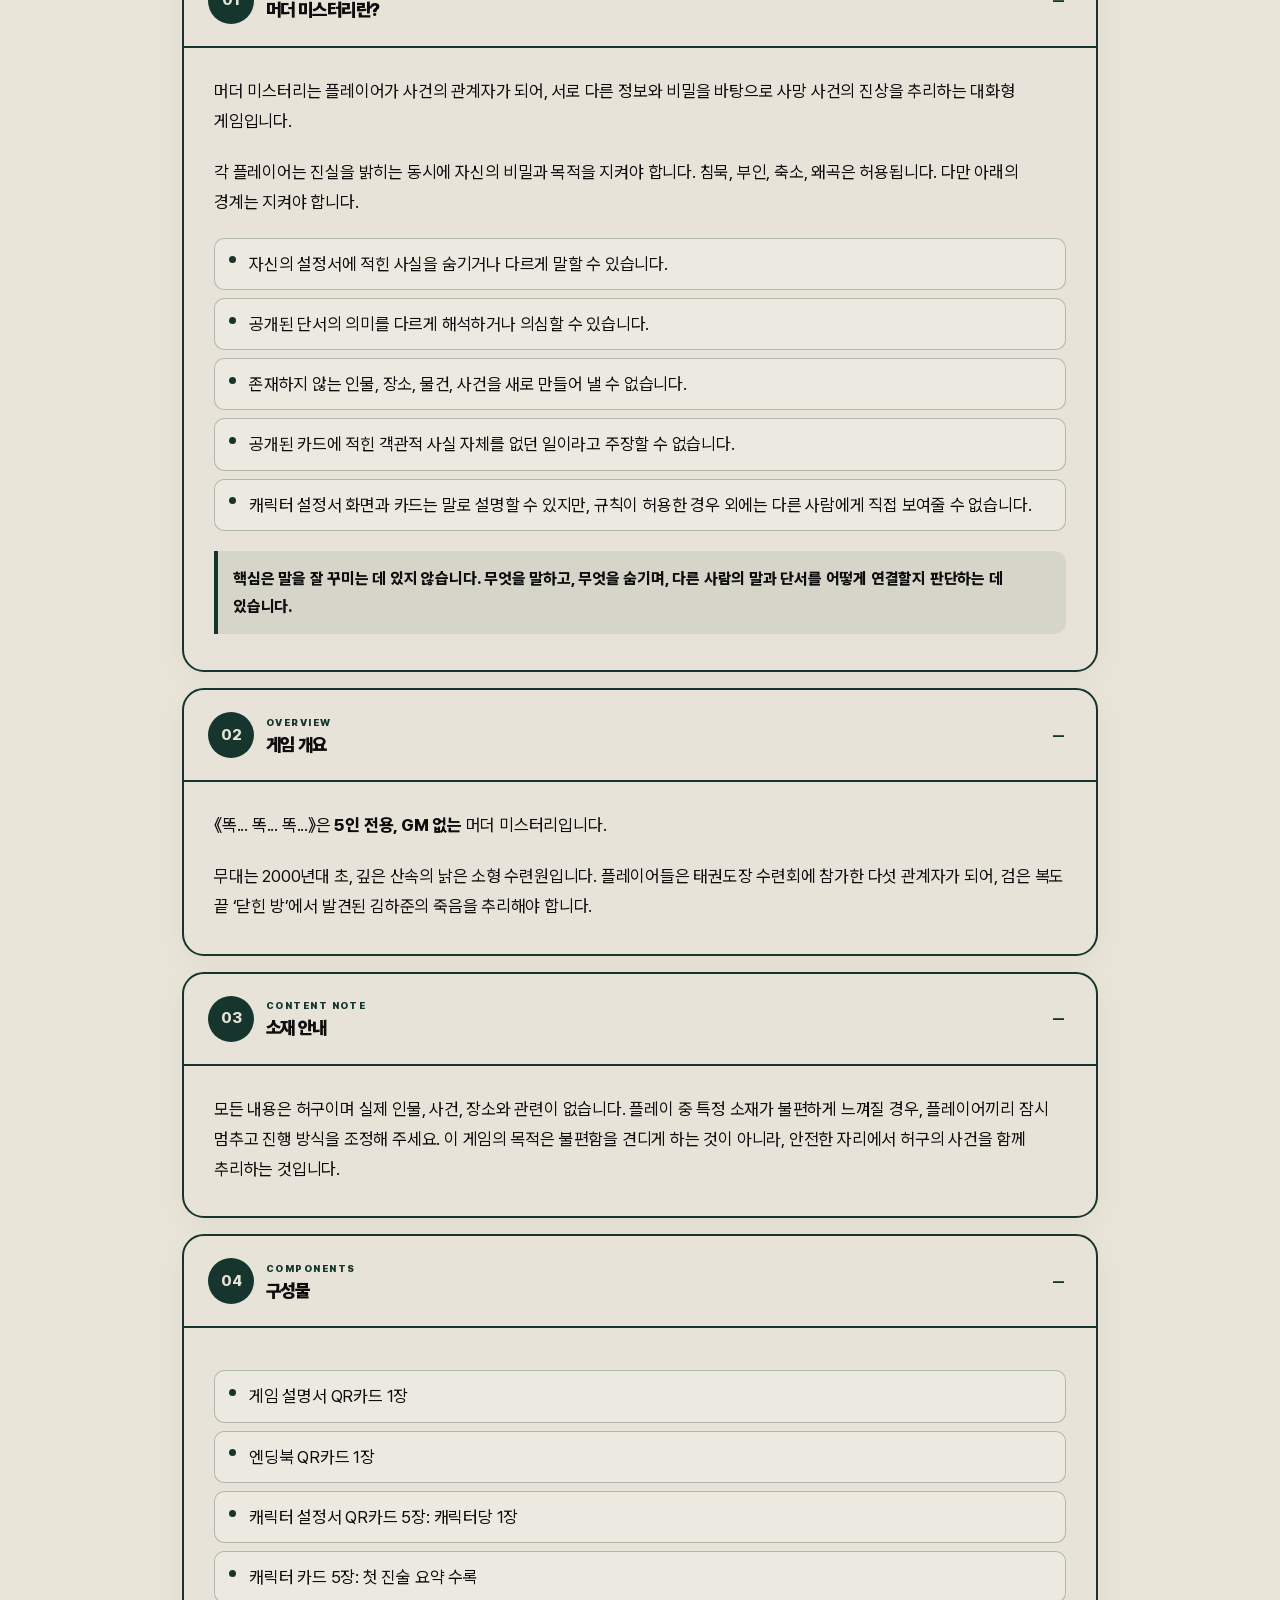
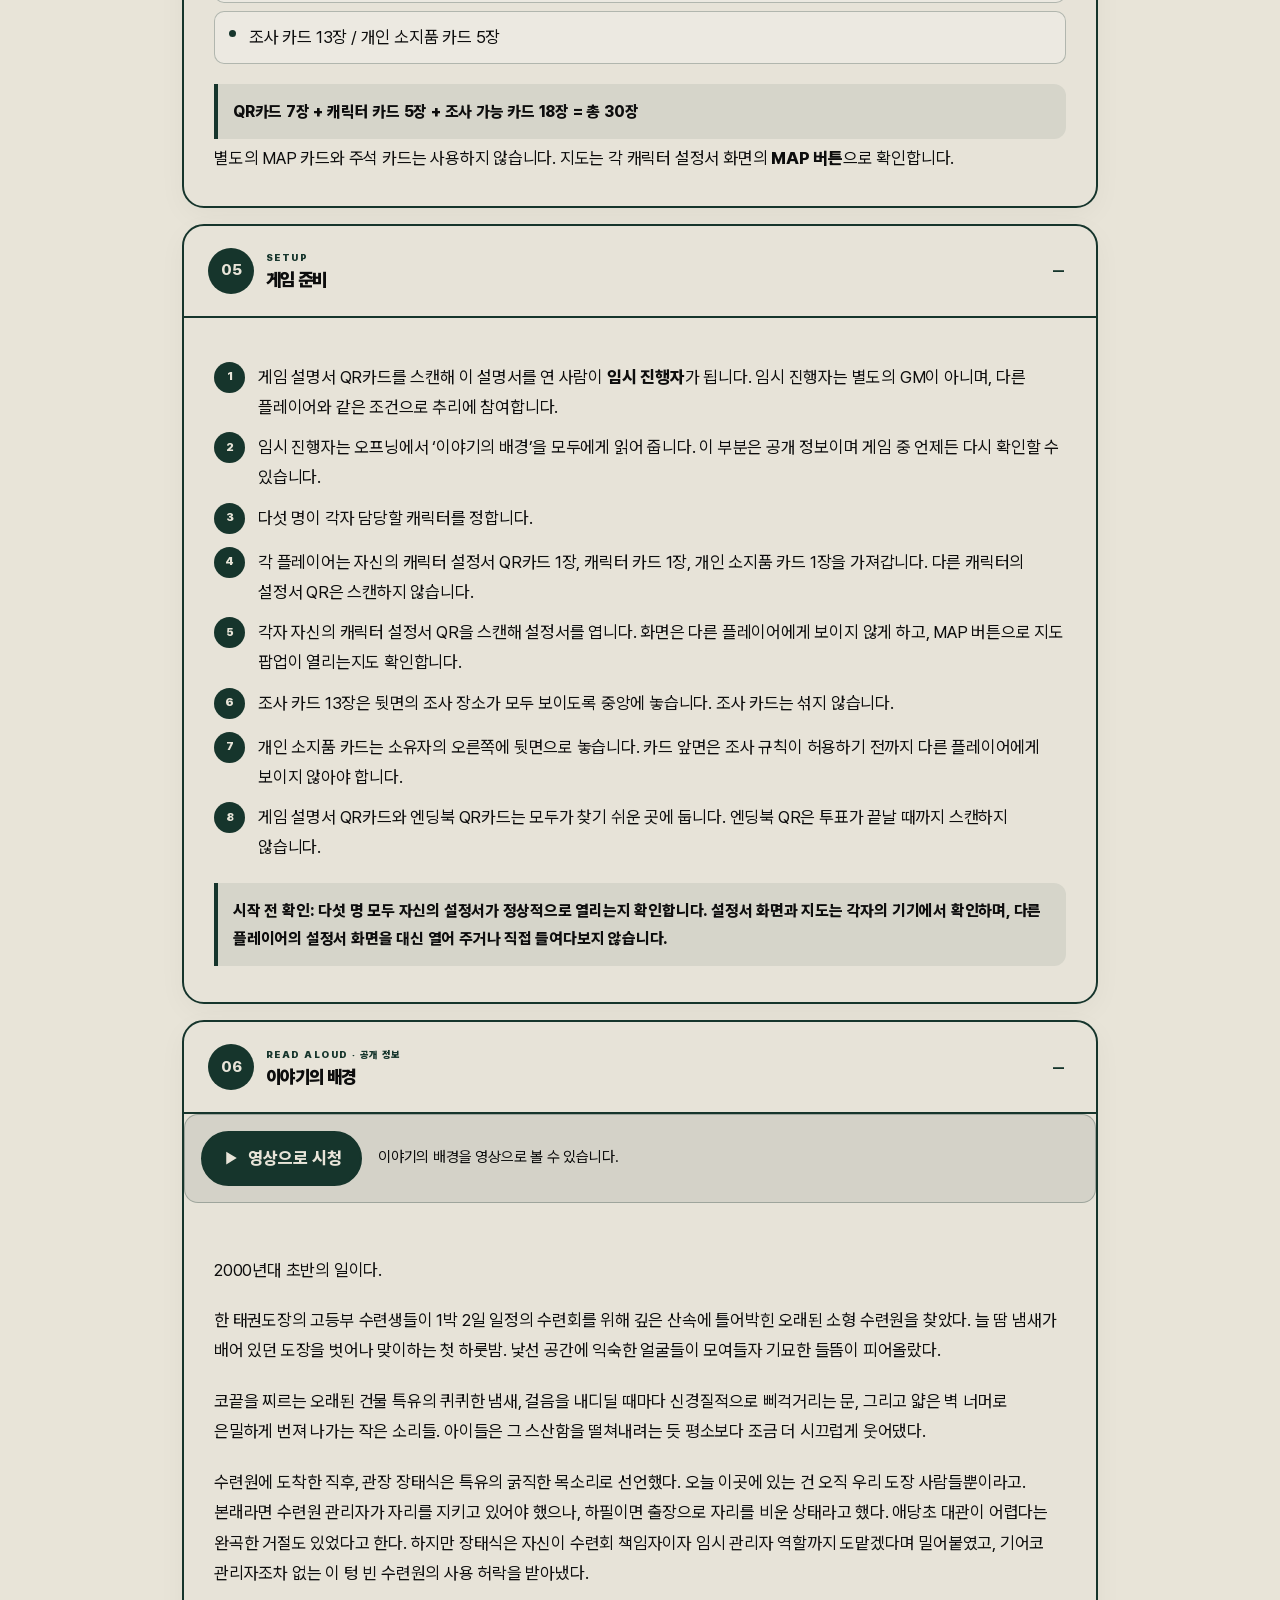
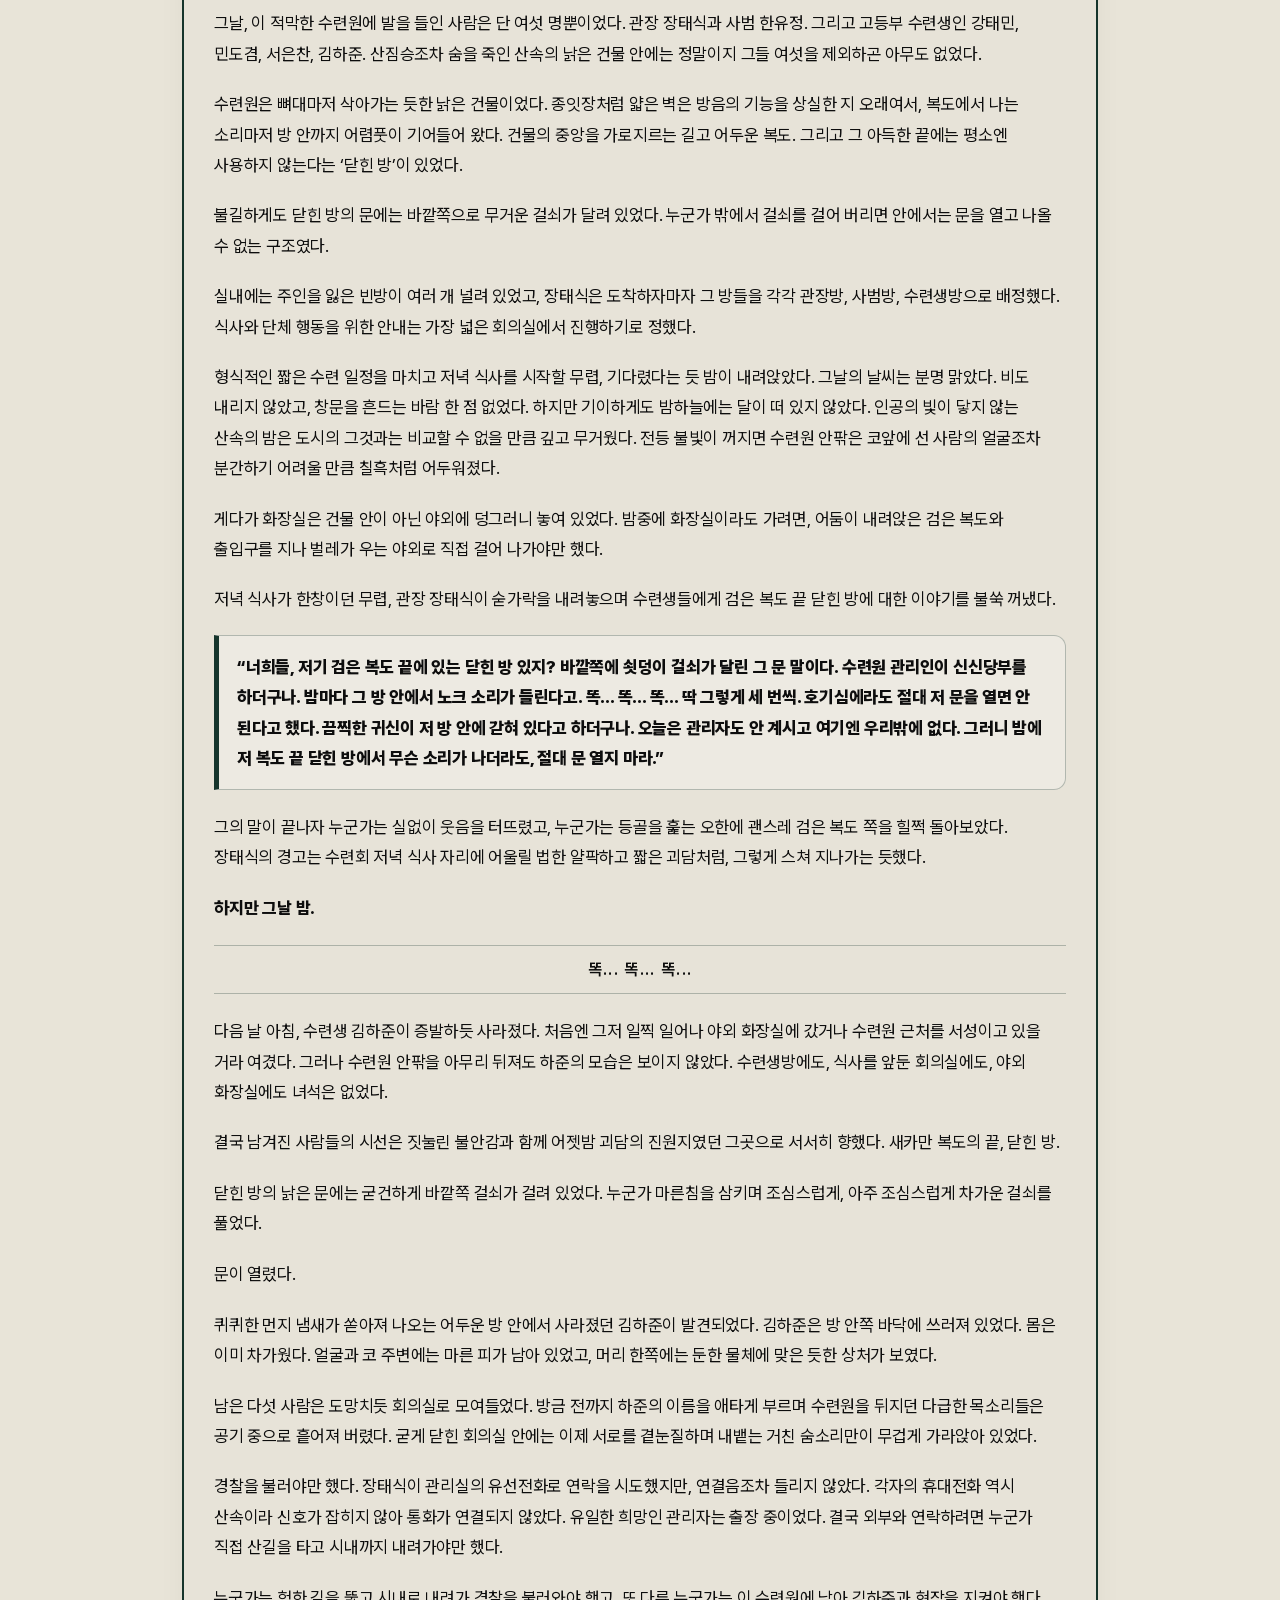
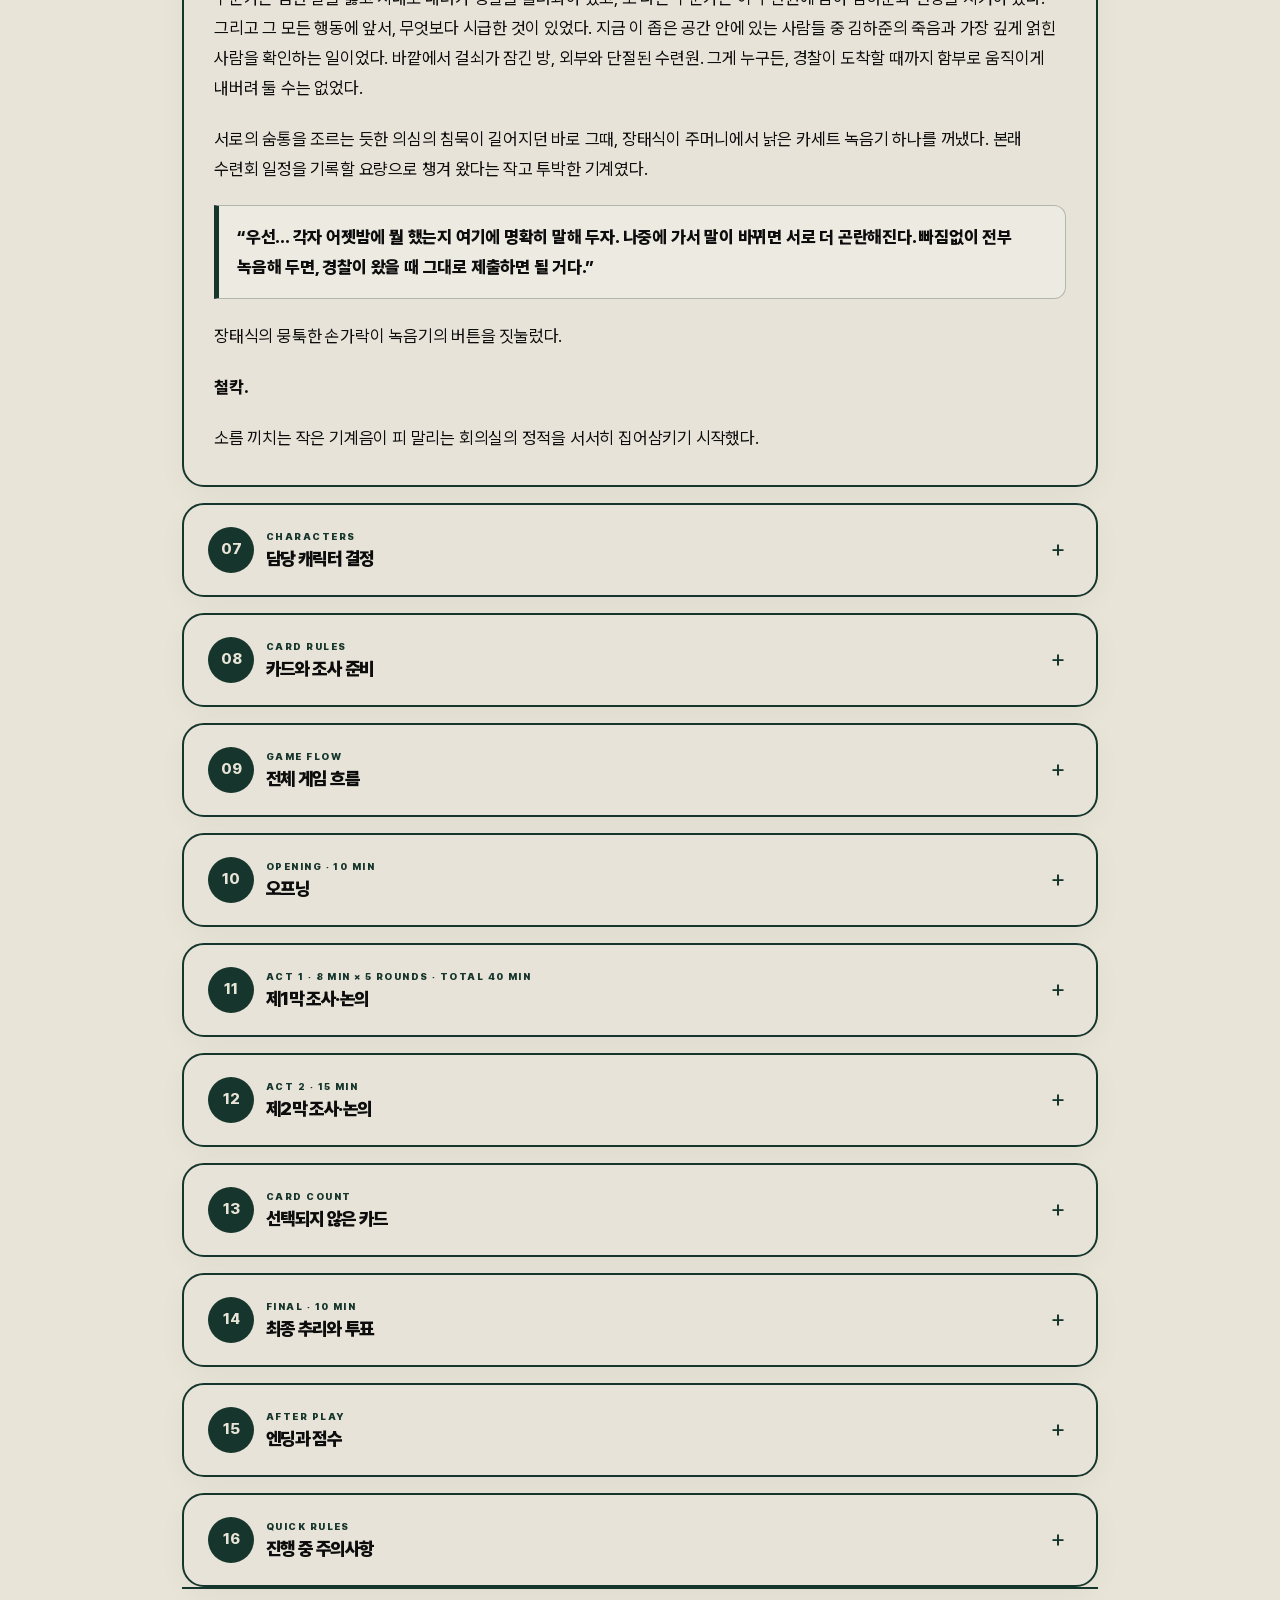
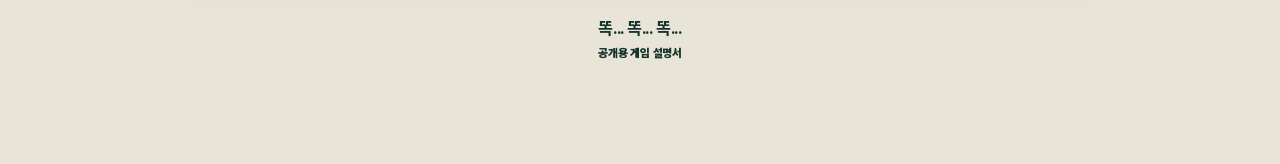
<file: game-guide/index.html>
<!DOCTYPE html>
<html lang="ko">
<head>
  <meta charset="UTF-8">
  <meta name="viewport" content="width=device-width, initial-scale=1, viewport-fit=cover">
  <meta name="theme-color" content="#E8E4D8">
  <meta name="color-scheme" content="light">
  <meta name="robots" content="noindex,nofollow,noarchive,nosnippet">
  <title>똑... 똑... 똑... | 게임 설명서</title>
  <meta name="description" content="5인용 GM 없는 머더 미스터리 《똑... 똑... 똑...》 공개용 모바일 게임 설명서">
  <link rel="stylesheet" href="style.css?v=feedback-20260920">
  <link rel="stylesheet" href="story-video.css?v=20260930-ux3">
</head>
<body>
  <a class="character-return" href="../index.html?from=guide" aria-label="캐릭터 설정서로 돌아가기">← 캐릭터 설정서</a>
  <div class="scroll-progress" aria-hidden="true"><div class="scroll-progress__bar" id="scrollProgress"></div></div>
  <header class="site-header">
    <div class="site-header__inner">
      <div class="brand"><span class="brand__eyebrow">MURDER MYSTERY</span><h1 class="brand__title">똑... 똑... 똑... · 게임 설명서</h1></div>
      <div class="header-actions" aria-label="읽기 설정">
        <button class="icon-button" id="fontDown" type="button" aria-label="글자 크기 줄이기">가−</button>
        <button class="icon-button" id="fontUp" type="button" aria-label="글자 크기 키우기">가＋</button>
        <button class="icon-button" id="menuToggle" type="button" aria-expanded="false" aria-controls="quickNav">목차</button>
      </div>
    </div>
  </header>
  <nav class="quick-nav" id="quickNav" aria-label="빠른 이동"><a href="#murder-mystery">머더 미스터리란?</a>
<a href="#overview">게임 개요</a>
<a href="#content-note">소재 안내</a>
<a href="#components">구성물</a>
<a href="#setup">게임 준비</a>
<a href="#story">이야기의 배경</a>
<a href="#characters">담당 캐릭터 결정</a>
<a href="#cards">카드와 조사 준비</a>
<a href="#flow">전체 게임 흐름</a>
<a href="#opening">오프닝</a>
<a href="#act-one">제1막 조사·논의</a>
<a href="#act-two">제2막 조사·논의</a>
<a href="#remaining">선택되지 않은 카드</a>
<a href="#deduction-vote">최종 추리와 투표</a>
<a href="#ending-score">엔딩과 점수</a>
<a href="#important-rules">진행 중 주의사항</a></nav>
  <main class="page-shell">
    <section class="manual-hero">
      <span class="manual-hero__badge">5인 전용 · GM 없음</span>
      <p class="manual-hero__eyebrow">OFFICIAL GAME MANUAL</p>
      <h2>똑...<br>똑...<br>똑...</h2>
      <p class="manual-hero__subtitle">게임 준비부터 조사, 최종 추리, 투표와 엔딩 확인까지 순서대로 안내합니다.</p>
      <div class="manual-summary">
        <div><span>플레이 인원</span><strong>5명</strong></div>
        <div><span>예상 시간</span><strong>약 90분</strong></div>
        <div><span>진행 방식</span><strong>GM 없음</strong></div>
      </div>
    </section>
    <section class="rules-at-a-glance" aria-labelledby="quickRulesTitle">
      <p class="rule-eyebrow">시작 전 함께 확인</p>
      <h2 id="quickRulesTitle">이 네 가지만은 놓치지 마세요</h2>
      <div class="essential-rule"><strong>! 설정서는 본인만</strong><p>내용은 말로 설명하되 <b>화면·원문 공개와 그대로 낭독은 금지</b>합니다. 단, 지정된 첫 진술은 그대로 읽습니다.</p></div>
      <div class="essential-rule"><strong>제1막은 전체 공개</strong><p>한 사람씩 <b>2장 선택 → 즉시 공개</b>. <mark>8분씩 총 5회</mark>, 공개 카드 <b>총 10장</b>을 채웁니다.</p></div>
      <div class="essential-rule"><strong>제2막은 개인 확인</strong><p>각자 <b>1장 선택</b>. 전원 선택 후 각자만 보고 다시 뒷면으로 둡니다. <b>직접 보여주기·교환·양도·재선택은 금지</b>합니다.</p></div>
      <div class="essential-rule"><strong>시간과 사실의 경계</strong><p>시간 조정은 <b>전원 동의</b>로만 합니다. 자기 비밀은 숨길 수 있지만, <b>공개 카드의 객관적 문구는 부정할 수 없습니다.</b></p></div>
    </section>
    <section class="manual-tools" aria-label="설명서 도구">
      <label class="search-box" for="manualSearch"><span>설명서 검색</span><input id="manualSearch" type="search" placeholder="예: 제2막, 소지품, 동률"></label>
      <div class="tool-buttons"><button id="expandAll" type="button">전체 펼치기</button><button id="collapseAll" type="button">전체 접기</button></div>
      <p class="search-status" id="searchStatus" aria-live="polite"></p>
    </section>
    <section class="important-note">
      <strong>플레이어 공개용 · 스포일러 없음</strong>
      <p>캐릭터별 행동, 소지품의 실제 내용, 핵심 비밀, 사건의 진상은 이 설명서에 포함되어 있지 않습니다.</p>
    </section>
    <div id="manualSections">
      <article class="manual-section" id="murder-mystery">
        <button class="section-toggle" type="button" aria-expanded="true" aria-controls="murder-mystery-content">
          <span class="section-number">01</span>
          <span class="section-title-group">
            <span class="section-kicker">BEFORE PLAY</span>
            <span class="section-title">머더 미스터리란?</span>
          </span>
          <span class="toggle-mark" aria-hidden="true">−</span>
        </button>
        <div class="section-content" id="murder-mystery-content">
          <div class="prose">
        <p>머더 미스터리는 플레이어가 사건의 관계자가 되어, 서로 다른 정보와 비밀을 바탕으로 사망 사건의 진상을 추리하는 대화형 게임입니다.</p>
        <p>각 플레이어는 진실을 밝히는 동시에 자신의 비밀과 목적을 지켜야 합니다. 침묵, 부인, 축소, 왜곡은 허용됩니다. 다만 아래의 경계는 지켜야 합니다.</p>
        <ul class="manual-list">
          <li>자신의 설정서에 적힌 사실을 숨기거나 다르게 말할 수 있습니다.</li>
          <li>공개된 단서의 의미를 다르게 해석하거나 의심할 수 있습니다.</li>
          <li>존재하지 않는 인물, 장소, 물건, 사건을 새로 만들어 낼 수 없습니다.</li>
          <li>공개된 카드에 적힌 객관적 사실 자체를 없던 일이라고 주장할 수 없습니다.</li>
          <li>캐릭터 설정서 화면과 카드는 말로 설명할 수 있지만, 규칙이 허용한 경우 외에는 다른 사람에게 직접 보여줄 수 없습니다.</li>
        </ul>
        <div class="rule-callout">핵심은 말을 잘 꾸미는 데 있지 않습니다. 무엇을 말하고, 무엇을 숨기며, 다른 사람의 말과 단서를 어떻게 연결할지 판단하는 데 있습니다.</div></div>
        </div>
      </article>

      <article class="manual-section" id="overview">
        <button class="section-toggle" type="button" aria-expanded="true" aria-controls="overview-content">
          <span class="section-number">02</span>
          <span class="section-title-group">
            <span class="section-kicker">OVERVIEW</span>
            <span class="section-title">게임 개요</span>
          </span>
          <span class="toggle-mark" aria-hidden="true">−</span>
        </button>
        <div class="section-content" id="overview-content">
          <div class="prose">
        <p>《똑... 똑... 똑...》은 <strong>5인 전용, GM 없는</strong> 머더 미스터리입니다.</p>
        <p>무대는 2000년대 초, 깊은 산속의 낡은 소형 수련원입니다. 플레이어들은 태권도장 수련회에 참가한 다섯 관계자가 되어, 검은 복도 끝 ‘닫힌 방’에서 발견된 김하준의 죽음을 추리해야 합니다.</p>
</div>
        </div>
      </article>

      <article class="manual-section" id="content-note">
        <button class="section-toggle" type="button" aria-expanded="true" aria-controls="content-note-content">
          <span class="section-number">03</span>
          <span class="section-title-group">
            <span class="section-kicker">CONTENT NOTE</span>
            <span class="section-title">소재 안내</span>
          </span>
          <span class="toggle-mark" aria-hidden="true">−</span>
        </button>
        <div class="section-content" id="content-note-content">
          <div class="prose">
        <p>모든 내용은 허구이며 실제 인물, 사건, 장소와 관련이 없습니다. 플레이 중 특정 소재가 불편하게 느껴질 경우, 플레이어끼리 잠시 멈추고 진행 방식을 조정해 주세요. 이 게임의 목적은 불편함을 견디게 하는 것이 아니라, 안전한 자리에서 허구의 사건을 함께 추리하는 것입니다.</p></div>
        </div>
      </article>

      <article class="manual-section" id="components">
        <button class="section-toggle" type="button" aria-expanded="true" aria-controls="components-content">
          <span class="section-number">04</span>
          <span class="section-title-group">
            <span class="section-kicker">COMPONENTS</span>
            <span class="section-title">구성물</span>
          </span>
          <span class="toggle-mark" aria-hidden="true">−</span>
        </button>
        <div class="section-content" id="components-content">
          <div class="prose">
        <ul class="manual-list">
          <li>게임 설명서 QR카드 1장</li>
          <li>엔딩북 QR카드 1장</li>
          <li>캐릭터 설정서 QR카드 5장: 캐릭터당 1장</li>
          <li>캐릭터 카드 5장: 첫 진술 요약 수록</li>
          <li>조사 카드 13장 / 개인 소지품 카드 5장</li>
        </ul>
        <div class="rule-callout"><strong>QR카드 7장 + 캐릭터 카드 5장 + 조사 가능 카드 18장 = 총 30장</strong></div>
        <p>별도의 MAP 카드와 주석 카드는 사용하지 않습니다. 지도는 각 캐릭터 설정서 화면의 <strong>MAP 버튼</strong>으로 확인합니다.</p></div>
        </div>
      </article>

      <article class="manual-section" id="setup">
        <button class="section-toggle" type="button" aria-expanded="true" aria-controls="setup-content">
          <span class="section-number">05</span>
          <span class="section-title-group">
            <span class="section-kicker">SETUP</span>
            <span class="section-title">게임 준비</span>
          </span>
          <span class="toggle-mark" aria-hidden="true">−</span>
        </button>
        <div class="section-content" id="setup-content">
          <div class="prose">
        <ol class="numbered-list">
          <li>게임 설명서 QR카드를 스캔해 이 설명서를 연 사람이 <strong>임시 진행자</strong>가 됩니다. 임시 진행자는 별도의 GM이 아니며, 다른 플레이어와 같은 조건으로 추리에 참여합니다.</li>
          <li>임시 진행자는 오프닝에서 ‘이야기의 배경’을 모두에게 읽어 줍니다. 이 부분은 공개 정보이며 게임 중 언제든 다시 확인할 수 있습니다.</li>
          <li>다섯 명이 각자 담당할 캐릭터를 정합니다.</li>
          <li>각 플레이어는 자신의 캐릭터 설정서 QR카드 1장, 캐릭터 카드 1장, 개인 소지품 카드 1장을 가져갑니다. 다른 캐릭터의 설정서 QR은 스캔하지 않습니다.</li>
          <li>각자 자신의 캐릭터 설정서 QR을 스캔해 설정서를 엽니다. 화면은 다른 플레이어에게 보이지 않게 하고, MAP 버튼으로 지도 팝업이 열리는지도 확인합니다.</li>
          <li>조사 카드 13장은 뒷면의 조사 장소가 모두 보이도록 중앙에 놓습니다. 조사 카드는 섞지 않습니다.</li>
          <li>개인 소지품 카드는 소유자의 오른쪽에 뒷면으로 놓습니다. 카드 앞면은 조사 규칙이 허용하기 전까지 다른 플레이어에게 보이지 않아야 합니다.</li>
          <li>게임 설명서 QR카드와 엔딩북 QR카드는 모두가 찾기 쉬운 곳에 둡니다. 엔딩북 QR은 투표가 끝날 때까지 스캔하지 않습니다.</li>
        </ol>
        <div class="rule-callout"><strong>시작 전 확인:</strong> 다섯 명 모두 자신의 설정서가 정상적으로 열리는지 확인합니다. 설정서 화면과 지도는 각자의 기기에서 확인하며, 다른 플레이어의 설정서 화면을 대신 열어 주거나 직접 들여다보지 않습니다.</div></div>
        </div>
      </article>

      <article class="manual-section" id="story">
        <button class="section-toggle" type="button" aria-expanded="true" aria-controls="story-content">
          <span class="section-number">06</span>
          <span class="section-title-group">
            <span class="section-kicker">READ ALOUD · 공개 정보</span>
            <span class="section-title">이야기의 배경</span>
          </span>
          <span class="toggle-mark" aria-hidden="true">−</span>
        </button>
        <div class="section-content" id="story-content">
          <div class="story-video-entry">
            <button class="story-video-open" id="storyVideoOpen" type="button" aria-haspopup="dialog" aria-controls="storyVideoModal" aria-expanded="false">
              <svg width="18" height="18" viewBox="0 0 24 24" fill="currentColor" aria-hidden="true"><path d="M7 3.5v17L21 12z"/></svg>
              영상으로 시청
            </button>
            <p>이야기의 배경을 영상으로 볼 수 있습니다.</p>
          </div>
          <div class="prose">
        <div class="story">
          <p>2000년대 초반의 일이다.</p>
          <p>한 태권도장의 고등부 수련생들이 1박 2일 일정의 수련회를 위해 깊은 산속에 틀어박힌 오래된 소형 수련원을 찾았다. 늘 땀 냄새가 배어 있던 도장을 벗어나 맞이하는 첫 하룻밤. 낯선 공간에 익숙한 얼굴들이 모여들자 기묘한 들뜸이 피어올랐다.</p>
          <p>코끝을 찌르는 오래된 건물 특유의 퀴퀴한 냄새, 걸음을 내디딜 때마다 신경질적으로 삐걱거리는 문, 그리고 얇은 벽 너머로 은밀하게 번져 나가는 작은 소리들. 아이들은 그 스산함을 떨쳐내려는 듯 평소보다 조금 더 시끄럽게 웃어댔다.</p>
          <p>수련원에 도착한 직후, 관장 장태식은 특유의 굵직한 목소리로 선언했다. 오늘 이곳에 있는 건 오직 우리 도장 사람들뿐이라고. 본래라면 수련원 관리자가 자리를 지키고 있어야 했으나, 하필이면 출장으로 자리를 비운 상태라고 했다. 애당초 대관이 어렵다는 완곡한 거절도 있었다고 한다. 하지만 장태식은 자신이 수련회 책임자이자 임시 관리자 역할까지 도맡겠다며 밀어붙였고, 기어코 관리자조차 없는 이 텅 빈 수련원의 사용 허락을 받아냈다.</p>
          <p>그날, 이 적막한 수련원에 발을 들인 사람은 단 여섯 명뿐이었다. 관장 장태식과 사범 한유정. 그리고 고등부 수련생인 강태민, 민도겸, 서은찬, 김하준. 산짐승조차 숨을 죽인 산속의 낡은 건물 안에는 정말이지 그들 여섯을 제외하곤 아무도 없었다.</p>
          <p>수련원은 뼈대마저 삭아가는 듯한 낡은 건물이었다. 종잇장처럼 얇은 벽은 방음의 기능을 상실한 지 오래여서, 복도에서 나는 소리마저 방 안까지 어렴풋이 기어들어 왔다. 건물의 중앙을 가로지르는 길고 어두운 복도. 그리고 그 아득한 끝에는 평소엔 사용하지 않는다는 ‘닫힌 방’이 있었다.</p>
          <p>불길하게도 닫힌 방의 문에는 바깥쪽으로 무거운 걸쇠가 달려 있었다. 누군가 밖에서 걸쇠를 걸어 버리면 안에서는 문을 열고 나올 수 없는 구조였다.</p>
          <p>실내에는 주인을 잃은 빈방이 여러 개 널려 있었고, 장태식은 도착하자마자 그 방들을 각각 관장방, 사범방, 수련생방으로 배정했다. 식사와 단체 행동을 위한 안내는 가장 넓은 회의실에서 진행하기로 정했다.</p>
          <p>형식적인 짧은 수련 일정을 마치고 저녁 식사를 시작할 무렵, 기다렸다는 듯 밤이 내려앉았다. 그날의 날씨는 분명 맑았다. 비도 내리지 않았고, 창문을 흔드는 바람 한 점 없었다. 하지만 기이하게도 밤하늘에는 달이 떠 있지 않았다. 인공의 빛이 닿지 않는 산속의 밤은 도시의 그것과는 비교할 수 없을 만큼 깊고 무거웠다. 전등 불빛이 꺼지면 수련원 안팎은 코앞에 선 사람의 얼굴조차 분간하기 어려울 만큼 칠흑처럼 어두워졌다.</p>
          <p>게다가 화장실은 건물 안이 아닌 야외에 덩그러니 놓여 있었다. 밤중에 화장실이라도 가려면, 어둠이 내려앉은 검은 복도와 출입구를 지나 벌레가 우는 야외로 직접 걸어 나가야만 했다.</p>
          <p>저녁 식사가 한창이던 무렵, 관장 장태식이 숟가락을 내려놓으며 수련생들에게 검은 복도 끝 닫힌 방에 대한 이야기를 불쑥 꺼냈다.</p>
          <blockquote>“너희들, 저기 검은 복도 끝에 있는 닫힌 방 있지? 바깥쪽에 쇳덩이 걸쇠가 달린 그 문 말이다. 수련원 관리인이 신신당부를 하더구나. 밤마다 그 방 안에서 노크 소리가 들린다고. 똑... 똑... 똑... 딱 그렇게 세 번씩. 호기심에라도 절대 저 문을 열면 안 된다고 했다. 끔찍한 귀신이 저 방 안에 갇혀 있다고 하더구나. 오늘은 관리자도 안 계시고 여기엔 우리밖에 없다. 그러니 밤에 저 복도 끝 닫힌 방에서 무슨 소리가 나더라도, 절대 문 열지 마라.”</blockquote>
          <p>그의 말이 끝나자 누군가는 실없이 웃음을 터뜨렸고, 누군가는 등골을 훑는 오한에 괜스레 검은 복도 쪽을 힐쩍 돌아보았다. 장태식의 경고는 수련회 저녁 식사 자리에 어울릴 법한 얄팍하고 짧은 괴담처럼, 그렇게 스쳐 지나가는 듯했다.</p>
          <p><strong>하지만 그날 밤.</strong></p>
          <p class="story-knock" aria-label="똑. 똑. 똑.">똑... 똑... 똑...</p>
          <p>다음 날 아침, 수련생 김하준이 증발하듯 사라졌다. 처음엔 그저 일찍 일어나 야외 화장실에 갔거나 수련원 근처를 서성이고 있을 거라 여겼다. 그러나 수련원 안팎을 아무리 뒤져도 하준의 모습은 보이지 않았다. 수련생방에도, 식사를 앞둔 회의실에도, 야외 화장실에도 녀석은 없었다.</p>
          <p>결국 남겨진 사람들의 시선은 짓눌린 불안감과 함께 어젯밤 괴담의 진원지였던 그곳으로 서서히 향했다. 새카만 복도의 끝, 닫힌 방.</p>
          <p>닫힌 방의 낡은 문에는 굳건하게 바깥쪽 걸쇠가 걸려 있었다. 누군가 마른침을 삼키며 조심스럽게, 아주 조심스럽게 차가운 걸쇠를 풀었다.</p>
          <p>문이 열렸다.</p>
          <p>퀴퀴한 먼지 냄새가 쏟아져 나오는 어두운 방 안에서 사라졌던 김하준이 발견되었다. 김하준은 방 안쪽 바닥에 쓰러져 있었다. 몸은 이미 차가웠다. 얼굴과 코 주변에는 마른 피가 남아 있었고, 머리 한쪽에는 둔한 물체에 맞은 듯한 상처가 보였다.</p>
          <p>남은 다섯 사람은 도망치듯 회의실로 모여들었다. 방금 전까지 하준의 이름을 애타게 부르며 수련원을 뒤지던 다급한 목소리들은 공기 중으로 흩어져 버렸다. 굳게 닫힌 회의실 안에는 이제 서로를 곁눈질하며 내뱉는 거친 숨소리만이 무겁게 가라앉아 있었다.</p>
          <p>경찰을 불러야만 했다. 장태식이 관리실의 유선전화로 연락을 시도했지만, 연결음조차 들리지 않았다. 각자의 휴대전화 역시 산속이라 신호가 잡히지 않아 통화가 연결되지 않았다. 유일한 희망인 관리자는 출장 중이었다. 결국 외부와 연락하려면 누군가 직접 산길을 타고 시내까지 내려가야만 했다.</p>
          <p>누군가는 험한 길을 뚫고 시내로 내려가 경찰을 불러와야 했고, 또 다른 누군가는 이 수련원에 남아 김하준과 현장을 지켜야 했다. 그리고 그 모든 행동에 앞서, 무엇보다 시급한 것이 있었다. 지금 이 좁은 공간 안에 있는 사람들 중 김하준의 죽음과 가장 깊게 얽힌 사람을 확인하는 일이었다. 바깥에서 걸쇠가 잠긴 방, 외부와 단절된 수련원. 그게 누구든, 경찰이 도착할 때까지 함부로 움직이게 내버려 둘 수는 없었다.</p>
          <p>서로의 숨통을 조르는 듯한 의심의 침묵이 길어지던 바로 그때, 장태식이 주머니에서 낡은 카세트 녹음기 하나를 꺼냈다. 본래 수련회 일정을 기록할 요량으로 챙겨 왔다는 작고 투박한 기계였다.</p>
          <blockquote>“우선... 각자 어젯밤에 뭘 했는지 여기에 명확히 말해 두자. 나중에 가서 말이 바뀌면 서로 더 곤란해진다. 빠짐없이 전부 녹음해 두면, 경찰이 왔을 때 그대로 제출하면 될 거다.”</blockquote>
          <p>장태식의 뭉툭한 손가락이 녹음기의 버튼을 짓눌렀다.</p>
          <p><strong>철칵.</strong></p>
          <p>소름 끼치는 작은 기계음이 피 말리는 회의실의 정적을 서서히 집어삼키기 시작했다.</p>
        </div></div>
        </div>
      </article>

      <article class="manual-section" id="characters">
        <button class="section-toggle" type="button" aria-expanded="false" aria-controls="characters-content">
          <span class="section-number">07</span>
          <span class="section-title-group">
            <span class="section-kicker">CHARACTERS</span>
            <span class="section-title">담당 캐릭터 결정</span>
          </span>
          <span class="toggle-mark" aria-hidden="true">+</span>
        </button>
        <div class="section-content" id="characters-content" hidden>
          <div class="prose">
        <p>아래 다섯 캐릭터 중 각자 한 명을 담당합니다. 희망 캐릭터가 겹치면 상의하여 정하고, 합의가 어렵다면 무작위로 정합니다.</p>
        <ul class="manual-list">
          <li><strong>강태민</strong> / 남성 / 18세 / 태권도장 수련생 / 분위기를 주도하는 고등부 수련생</li>
          <li><strong>민도겸</strong> / 남성 / 18세 / 태권도장 수련생 / 중심 인물의 곁에서 조용히 분위기를 따르는 학생</li>
          <li><strong>서은찬</strong> / 남성 / 17세 / 태권도장 수련생 / 불안이 많고 주변의 눈치를 빠르게 읽는 학생</li>
          <li><strong>한유정</strong> / 여성 / 28세 / 태권도장 사범 / 수련생들을 가장 가까이에서 지도하는 사람</li>
          <li><strong>장태식</strong> / 남성 / 45세 / 태권도장 관장 / 수련회와 시설 안전을 책임진 인솔자</li>
        </ul></div>
        </div>
      </article>

      <article class="manual-section" id="cards">
        <button class="section-toggle" type="button" aria-expanded="false" aria-controls="cards-content">
          <span class="section-number">08</span>
          <span class="section-title-group">
            <span class="section-kicker">CARD RULES</span>
            <span class="section-title">카드와 조사 준비</span>
          </span>
          <span class="toggle-mark" aria-hidden="true">+</span>
        </button>
        <div class="section-content" id="cards-content" hidden>
          <div class="prose">
        <h3>게임 설명서·엔딩북 QR카드</h3><p>게임 설명서 QR은 진행 중 누구나 다시 스캔할 수 있습니다. 엔딩북 QR은 투표가 끝난 뒤에만 스캔합니다.</p>
        <h3>캐릭터 설정서 QR카드</h3><p>각 플레이어는 자신의 QR만 스캔해 모바일 설정서를 확인합니다. 설정서는 언제든 다시 읽을 수 있지만 화면을 다른 사람에게 직접 보여줄 수 없습니다. 지도는 설정서 상단의 MAP 버튼으로 각자 확인합니다. 지도 자체는 공개 정보지만, 설정서 화면 전체를 다른 사람에게 보여주는 것은 금지합니다. 지도는 시설의 연결 관계를 나타내는 도식이므로 실외 시설 사이의 정확한 거리와 방위는 추리 근거로 사용하지 않습니다.</p>
        <h3>캐릭터 카드</h3><p>오프닝에서 카드에 적힌 첫 진술 요약을 읽을 때 사용합니다. 요약문은 문장을 바꾸지 말고 그대로 읽습니다.</p>
        <h3>개인 소지품 카드</h3><p>소유자만 언제든 앞면을 개인적으로 확인할 수 있으며, 확인 뒤에는 다시 뒷면으로 놓습니다. 조사 대상으로 선택되기 전에는 카드 앞면을 공개하거나 다른 사람에게 보여줄 수 없습니다. 소지품의 내용을 말로 설명하거나 숨기거나 왜곡하는 것은 가능합니다.</p>
        <h3>조사 카드</h3><p>뒷면에는 조사할 장소나 대상의 이름만 적혀 있고, 카드 내용은 앞면에만 있습니다. 섞지 않고 모든 플레이어가 원하는 조사 대상을 고를 수 있도록 펼쳐 놓습니다.</p>
        <div class="rule-callout"><strong>조사 카드 13장 + 개인 소지품 카드 5장 = 조사 가능 카드 18장</strong><br>QR카드와 캐릭터 카드는 조사 대상으로 선택하지 않습니다.</div>
        <h3 class="step-heading">공개·비공개 규칙 한눈에 보기</h3>
        <div class="rule-stage-grid" aria-label="제1막과 제2막 카드 규칙 비교">
          <section class="rule-stage-card">
            <span>제1막 · 5회</span>
            <strong>담당자마다 2장 선택</strong>
            <ul>
              <li>조사 카드 2장</li>
              <li>또는 조사 카드 1장 + 타인 소지품 1장</li>
              <li>선택 즉시 모두에게 앞면 공개</li>
              <li>중앙에 앞면으로 보관 · 총 10장</li>
            </ul>
          </section>
          <section class="rule-stage-card rule-stage-card--private">
            <span>제2막 · 1회</span>
            <strong>플레이어마다 1장 선택</strong>
            <ul>
              <li>남은 조사 카드 또는 타인 소지품 1장</li>
              <li>자기 소지품 선택 금지</li>
              <li>전원 선택 후 각자만 앞면 확인</li>
              <li>다시 뒷면으로 개인 보관 · 총 5장</li>
            </ul>
          </section>
        </div></div>
        </div>
      </article>

      <article class="manual-section" id="flow">
        <button class="section-toggle" type="button" aria-expanded="false" aria-controls="flow-content">
          <span class="section-number">09</span>
          <span class="section-title-group">
            <span class="section-kicker">GAME FLOW</span>
            <span class="section-title">전체 게임 흐름</span>
          </span>
          <span class="toggle-mark" aria-hidden="true">+</span>
        </button>
        <div class="section-content" id="flow-content" hidden>
          <div class="prose">
        <div class="flow-box flow-box--timeline">
          <span>오프닝 <strong>10분</strong><br><small>배경·캐릭터 설정서 읽기</small></span><span class="flow-box__act-one">제1막 조사 / 논의 <strong>40분</strong><small>8분 × 5회 · 5회 모두 진행</small></span><span>제2막 조사 / 논의 <strong>15분</strong></span><span>최종 추리 <strong>5분</strong></span><span>투표 <strong>5분</strong></span><span>엔딩 확인 <strong>10분</strong></span><span>점수 계산 <strong>5분</strong></span>
        </div>
        <p>전체 예상 시간은 약 90분입니다. 제한 시간은 긴장을 위한 기준이며, 전원이 동의하면 조금 조정할 수 있습니다.</p></div>
        </div>
      </article>

      <article class="manual-section" id="opening">
        <button class="section-toggle" type="button" aria-expanded="false" aria-controls="opening-content">
          <span class="section-number">10</span>
          <span class="section-title-group">
            <span class="section-kicker">OPENING · 10 MIN</span>
            <span class="section-title">오프닝</span>
          </span>
          <span class="toggle-mark" aria-hidden="true">+</span>
        </button>
        <div class="section-content" id="opening-content" hidden>
          <div class="prose">
        <ol class="numbered-list">
          <li>임시 진행자가 ‘이야기의 배경’을 읽어 준 뒤, 각자 자신의 캐릭터 설정서 QR을 스캔해 모바일 설정서를 조용히 읽습니다.</li>
          <li><mark><b>설정서 화면·원문 공개와 그대로 낭독은 금지</b></mark>합니다. 단, 아래의 첫 진술은 예외입니다.</li>
          <li>설정서 확인이 끝나면 캐릭터 카드에 적힌 첫 진술 요약을 순서대로 읽습니다.</li>
          <li>첫 진술 요약은 김하준의 시신이 발견된 직후, 각 인물이 녹음기 앞에서 한 공개 진술입니다. 문장을 바꾸지 않습니다.</li>
          <li>모든 첫 진술이 끝나면 제1막 <strong>1회차</strong>를 시작합니다.</li>
        </ol></div>
        </div>
      </article>

      <article class="manual-section" id="act-one">
        <button class="section-toggle" type="button" aria-expanded="false" aria-controls="act-one-content">
          <span class="section-number">11</span>
          <span class="section-title-group">
            <span class="section-kicker">ACT 1 · 8 MIN × 5 ROUNDS · TOTAL 40 MIN</span>
            <span class="section-title">제1막 조사·논의</span>
          </span>
          <span class="toggle-mark" aria-hidden="true">+</span>
        </button>
        <div class="section-content" id="act-one-content" hidden>
          <div class="prose">
        <div class="act-one-alert" role="note" aria-label="제1막 반복 진행 안내">
          <strong>한 번만 진행하고 제2막으로 넘어가지 마세요.</strong>
          <span>아래의 <b>8분짜리 조사·논의를 담당자를 바꾸며 총 5회 반복</b>합니다. 제1막 전체 시간은 총 40분입니다.</span>
        </div>
        <div class="investigable-definition" role="note" aria-label="제1막 조사 가능 카드 정의">
          <strong>중요 · 조사 가능 카드는 두 종류입니다.</strong>
          <span><b>조사 카드 13장 + 개인 소지품 카드 5장</b>을 모두 포함합니다. ‘조사’라고 적혀 있어도 조사 카드만을 뜻하지 않습니다.</span>
        </div>

        <h3 class="step-heading">제1막 전체 5회차</h3>
        <div class="round-repeat-grid" aria-label="제1막 1회차부터 5회차까지">
          <div class="round-repeat-item"><strong>1회차</strong><span>8분</span></div>
          <div class="round-repeat-item"><strong>2회차</strong><span>8분</span></div>
          <div class="round-repeat-item"><strong>3회차</strong><span>8분</span></div>
          <div class="round-repeat-item"><strong>4회차</strong><span>8분</span></div>
          <div class="round-repeat-item"><strong>5회차</strong><span>8분</span></div>
        </div>
        <p class="round-repeat-caption">첫 조사 담당자를 정한 뒤, 매 회차가 끝날 때마다 시계 방향의 다음 플레이어가 담당합니다. 다섯 명 모두 한 번씩 담당해야 합니다.</p>

<div class="rule-alert rule-alert--timer" role="note"><strong>타이머 · 선택과 공개도 8분 안에</strong><p>담당자를 확인한 뒤 <b>카드를 고르기 전에 8분 타이머를 시작</b>합니다. 카드 선택·공개·논의를 합쳐 한 회차입니다. <b>공개 뒤 새로 8분을 재지 않습니다.</b></p><p>시간을 줄이거나 늘리려면 <b>전원 동의</b>가 필요합니다. 일찍 마쳐도 <b>담당자 교대와 총 5회 진행</b>은 생략하지 않습니다.</p></div>
        <h3 class="step-heading">한 회차 8분의 진행 순서</h3>
        <ol class="round-flow-list">
          <li><span class="flow-number" aria-hidden="true">1</span><span class="flow-text">이번 회차의 조사 담당자를 확인하고 <b>8분 타이머를 시작</b>합니다.</span></li>
          <li><span class="flow-number" aria-hidden="true">2</span><span class="flow-text">조사 담당자가 조사 카드와 개인 소지품 카드를 모두 포함한 조사 가능 카드 중 2장을 선택합니다.</span></li>
          <li><span class="flow-number" aria-hidden="true">3</span><span class="flow-text">선택한 두 카드를 <b>즉시 전체 공개</b>합니다.</span></li>
          <li><span class="flow-number" aria-hidden="true">4</span><span class="flow-text">8분 중 남은 시간 동안 자유롭게 논의합니다.</span></li>
          <li><span class="flow-number" aria-hidden="true">5</span><span class="flow-text">8분이 끝나면 다음 담당자로 바꾸어 새 회차를 시작합니다.</span></li>
        </ol>
        <p>각 조사 담당자는 아직 전체 공개되지 않은 조사 가능 카드 2장을 고릅니다. 여기에는 <strong>조사 카드뿐 아니라 개인 소지품 카드도 포함</strong>됩니다.</p>
        <ul class="manual-list">
          <li>조사 카드 2장을 선택할 수 있습니다.</li>
          <li>조사 카드 1장과 다른 사람의 개인 소지품 카드 1장을 선택할 수 있습니다.</li>
          <li><b>개인 소지품 카드 2장 동시 선택은 금지</b>합니다.</li>
          <li><b>자신의 개인 소지품은 선택할 수 없습니다.</b></li>
        </ul>
        <p>선택한 두 카드는 즉시 전체 공개합니다. 공개된 카드는 테이블 중앙에 앞면으로 놓고 누구나 다시 확인할 수 있게 둡니다.</p>
        <p>카드 공개 뒤 남은 시간 동안 자유롭게 논의합니다. 공개 단서, 첫 진술, 서로의 말에 드러난 모순을 연결해 사건을 추리합니다.</p></div>
        <div class="act-one-exit" role="note">
          <strong>제2막으로 넘어가기 전 반드시 확인</strong>
          <span>① 5회차까지 모두 종료&nbsp;&nbsp; ② 다섯 명 모두 조사 담당 완료&nbsp;&nbsp; ③ 공개 카드 총 10장</span>
          <b>세 조건이 모두 충족되어야 제2막으로 이동합니다.</b>
        </div>
        </div>
      </article>

      <article class="manual-section" id="act-two">
        <button class="section-toggle" type="button" aria-expanded="false" aria-controls="act-two-content">
          <span class="section-number">12</span>
          <span class="section-title-group">
            <span class="section-kicker">ACT 2 · 15 MIN</span>
            <span class="section-title">제2막 조사·논의</span>
          </span>
          <span class="toggle-mark" aria-hidden="true">+</span>
        </button>
        <div class="section-content" id="act-two-content" hidden>
          <div class="prose">
        <div class="rule-callout"><strong>제1막 5회차를 모두 마치고, 전체 공개 카드가 총 10장인지 확인한 뒤 제2막을 시작합니다.</strong></div>
        <div class="rule-alert rule-alert--private" role="note"><strong>! 제2막은 카드 앞면 공개 금지</strong><p><b>말로 설명·은폐·왜곡은 가능</b>하지만, 원문을 직접 보여줄 수는 없습니다. <b>교환·양도·재선택도 금지</b>합니다.</p><p><b>15분에는 카드 선택·개인 확인·논의가 모두 포함</b>됩니다. 첫 사람이 카드를 고르기 전에 타이머를 시작합니다.</p></div>
        <div class="investigable-definition" role="note" aria-label="제2막 조사 가능 카드 정의">
          <strong>제2막도 조사 카드만 선택하는 것이 아닙니다.</strong>
          <span>남은 <b>조사 카드와 개인 소지품 카드를 합친 조사 가능 카드</b> 중에서 각자 1장씩 선택합니다.</span>
        </div>
        <ol class="numbered-list">
          <li>첫 조사 담당자부터 시계 방향으로 아직 선택되지 않은 조사 카드 또는 다른 플레이어의 개인 소지품 카드 중 1장을 골라 자기 앞에 뒷면으로 가져옵니다. 자신의 개인 소지품 카드는 선택할 수 없습니다.</li>
          <li>앞선 플레이어가 가져간 카드는 다시 선택할 수 없습니다. 선택을 마친 뒤에는 카드의 교환·양도·재선택도 할 수 없습니다.</li>
          <li>다섯 명의 선택이 모두 끝난 뒤, 각자 자신이 가져온 카드 앞면을 개인적으로 확인합니다.</li>
          <li>확인한 카드는 다시 뒷면으로 뒤집어 자기 앞에 보관합니다.</li>
          <li>가져온 카드는 전체 공개하거나 다른 플레이어에게 직접 보여줄 수 없습니다.</li>
          <li>카드 내용을 말로 설명하는 것은 가능합니다. 전부 또는 일부만 말하거나, 숨기거나 왜곡하거나 거짓말할 수도 있습니다. 다른 플레이어가 카드 원문을 직접 확인하게 만드는 행동만 금지합니다.</li>
        </ol>
        <div class="rule-callout">다른 사람의 개인 소지품을 가져왔다면 원래 소유자도 내용을 알고 있습니다. 따라서 제2막의 비공개 정보는 반드시 ‘선택한 한 사람만 아는 정보’가 아니라 <strong>전체에게 공개되지 않은 정보</strong>를 뜻합니다.</div></div>
        </div>
      </article>

      <article class="manual-section" id="remaining">
        <button class="section-toggle" type="button" aria-expanded="false" aria-controls="remaining-content">
          <span class="section-number">13</span>
          <span class="section-title-group">
            <span class="section-kicker">CARD COUNT</span>
            <span class="section-title">선택되지 않은 카드</span>
          </span>
          <span class="toggle-mark" aria-hidden="true">+</span>
        </button>
        <div class="section-content" id="remaining-content" hidden>
          <div class="prose">
        <div class="flow-box"><span>조사 가능 카드 <strong>18장</strong></span><span>제1막 전체 공개 <strong>10장</strong></span><span>제2막 개인 선택 <strong>5장</strong></span><span>끝까지 미선택 <strong>3장</strong></span></div>
        <p>마지막 3장은 조사 과정에서 아무도 선택하지 않은 상태로 남습니다. 조사 카드라면 누구도 앞면을 볼 수 없습니다. 개인 소지품 카드라면 원래 소유자는 이미 내용을 알고 있을 수 있지만, 다른 플레이어는 앞면을 확인할 수 없습니다.</p>
        <p><b>미선택 카드 3장은 게임 종료 전까지 공개·추가 선택할 수 없습니다.</b></p>
        <p>카드 선택 자체도 추리의 일부입니다. 모든 조합이 같은 난도로 이어지는 것은 아니므로, 이미 나온 정보와 연결되는 장소와 소지품을 신중히 선택해야 합니다.</p></div>
        </div>
      </article>

      <article class="manual-section" id="deduction-vote">
        <button class="section-toggle" type="button" aria-expanded="false" aria-controls="deduction-vote-content">
          <span class="section-number">14</span>
          <span class="section-title-group">
            <span class="section-kicker">FINAL · 10 MIN</span>
            <span class="section-title">최종 추리와 투표</span>
          </span>
          <span class="toggle-mark" aria-hidden="true">+</span>
        </button>
        <div class="section-content" id="deduction-vote-content" hidden>
          <div class="prose">
        <h3>최종 추리 · 5분</h3>
        <p>제2막 조사 / 논의가 끝나면 최종 추리를 진행한다. 제한 시간은 5분이다. 이 시간에는 더 이상 카드를 선택하지 않는다. 플레이어들은 지금까지 나온 정보를 바탕으로 마지막 논의를 한다. 최종 추리가 끝나면 투표로 넘어간다.</p>
        <h3>투표 · 5분</h3>
        <p>김하준의 사망에 가장 결정적인 원인을 제공한 <strong>‘최종 책임자’ 한 명</strong>을 지목합니다. <strong>치명적인 일이 벌어진 경위, 각 인물이 알고 있던 위험, 이후의 선택</strong>을 함께 판단하세요. 가장 늦게 행동한 사람이 자동으로 최종 책임자가 되는 것은 아닙니다. 어느 인물도 이 기준에 해당하지 않고 순수한 사고사라고 판단한다면 ‘사고사’에 투표할 수 있습니다.</p>
        <p>원한다면 투표 직전 각자 최종 추리를 1분 이내로 말합니다. 투표는 동시에 공개합니다.</p>
        <div class="rule-callout">동률이면 동률 대상만 두고 3분간 재논의한 뒤 재투표합니다. 다시 동률이면 제1막의 첫 조사 담당자가 동률 대상 중 하나를 최종 지목합니다.</div></div>
        </div>
      </article>

      <article class="manual-section" id="ending-score">
        <button class="section-toggle" type="button" aria-expanded="false" aria-controls="ending-score-content">
          <span class="section-number">15</span>
          <span class="section-title-group">
            <span class="section-kicker">AFTER PLAY</span>
            <span class="section-title">엔딩과 점수</span>
          </span>
          <span class="toggle-mark" aria-hidden="true">+</span>
        </button>
        <div class="section-content" id="ending-score-content" hidden>
          <div class="prose">
        <h3>엔딩 확인 · 10분</h3>
        <ol class="numbered-list">
          <li>투표가 끝나면 엔딩북 QR카드를 스캔합니다.</li>
          <li>최종 지목 대상에 해당하는 엔딩을 선택해 읽습니다.</li>
          <li>반드시 ‘사건의 진실’과 ‘주요 단서 해설’을 이어서 읽습니다.</li>
          <li>각자 숨긴 비밀, 제2막에서 확인한 카드, 공개되지 않은 개인 소지품을 자유롭게 밝히며 사건을 되짚습니다.</li>
        </ol>
        <h3>점수 계산 · 5분 · 선택 규칙</h3>
        <p>점수는 사건의 진실을 확인한 뒤 각 설정서의 목적을 기준으로 계산합니다.</p>
        <p><strong>목표 달성 여부는 최종 투표가 확정될 때까지의 발언과 행동을 기준으로 판정합니다.</strong> 엔딩 확인과 비밀 공개에서 새롭게 알게 된 내용은 점수에 반영하지 않습니다.</p>
        <p>‘특정 인물에게 핵심 비밀 두 가지가 모두 들키지 않는다’는 목표는 두 비밀이 모두 정확히 간파되었을 때만 실패합니다. 상대가 0개 또는 1개만 알아냈다면 성공입니다. 문장을 그대로 맞힐 필요는 없지만, 비밀이 사건에서 어떤 의미였는지 설명할 수 있어야 ‘간파’로 인정합니다.</p>
        <p>가장 높은 점수를 얻은 플레이어가 ‘최고 추리자’입니다. 동점은 공동 우승입니다.</p></div>
        </div>
      </article>

      <article class="manual-section" id="important-rules">
        <button class="section-toggle" type="button" aria-expanded="false" aria-controls="important-rules-content">
          <span class="section-number">16</span>
          <span class="section-title-group">
            <span class="section-kicker">QUICK RULES</span>
            <span class="section-title">진행 중 주의사항</span>
          </span>
          <span class="toggle-mark" aria-hidden="true">+</span>
        </button>
        <div class="section-content" id="important-rules-content" hidden>
          <div class="prose">
        <ul class="manual-list">
          <li><strong>조사 가능 카드</strong>는 조사 카드 13장과 개인 소지품 카드 5장을 모두 뜻합니다. 제1막과 제2막 모두 두 종류가 조사 대상입니다.</li>
          <li>다른 캐릭터의 설정서 QR은 스캔하지 않습니다. 캐릭터 설정서 화면과 비공개 카드는 직접 보여주지 않습니다.</li>
          <li>제2막에서 선택한 카드는 확인 뒤 다시 뒷면으로 보관하며, 다른 사람과 교환하거나 양도할 수 없습니다.</li>
          <li>지도는 공개 정보지만 시설의 연결 관계만 보여 줍니다. 실외 시설 사이의 정확한 거리와 방위는 추리 근거로 사용하지 않습니다.</li>
          <li><mark><b>공개 카드의 존재와 객관적 문구는 부정할 수 없습니다.</b></mark> 해석과 책임은 얼마든지 다툴 수 있습니다.</li>
          <li>새로운 인물, 통로, 물건, 초자연 현상을 즉석에서 만들지 않습니다.</li>
          <li>자신의 비밀을 숨길 수 있지만, 게임 밖의 개인정보나 실제 경험을 연기에 끌어오지 않습니다.</li>
          <li>투표는 ‘가장 수상한 사람’이 아니라 사망의 결정적 흐름을 만든 최종 책임자를 고르는 절차입니다.</li>
        </ul></div>
        </div>
      </article></div>
    <section class="no-results" id="noResults" hidden><strong>검색 결과가 없습니다.</strong><p>다른 단어로 검색하거나 검색어를 지워 주세요.</p></section>
    <footer class="site-footer"><strong>똑... 똑... 똑...</strong><p>공개용 게임 설명서</p></footer>
  </main>
  <button class="back-to-top" id="backToTop" type="button" tabindex="-1" aria-hidden="true" aria-label="맨 위로 이동">↑</button>
  <script src="script.js"></script>

  <dialog class="story-video-modal" id="storyVideoModal" aria-labelledby="storyVideoTitle">
    <div class="story-video-panel" id="storyVideoPanel">
      <div class="story-video-header">
        <div><p>똑... 똑... 똑...</p><h2 id="storyVideoTitle">이야기의 배경</h2></div>
        <button class="story-video-close" id="storyVideoClose" type="button" aria-label="영상 닫기" autofocus>닫기 ×</button>
      </div>
      <div class="story-video-screen" id="storyVideoScreen" aria-busy="false">
        <video class="story-video-player" id="storyVideo" playsinline preload="none" aria-label="똑똑똑 이야기의 배경 영상">
          이 브라우저에서는 영상을 재생할 수 없습니다. 설명서의 배경 이야기를 읽어 주세요.
        </video>
        <div class="story-video-loading" id="storyVideoLoading" role="status" aria-live="polite" hidden>
          <div class="story-video-loading-mark" aria-hidden="true"><span></span><span></span><span></span></div>
          <p>영상을 불러오는 중입니다.</p>
        </div>
      </div>
      <div class="story-video-footer">
        <input class="story-video-range story-video-seek" id="storyVideoSeek" type="range" min="0" max="1" step="1" value="0" aria-label="영상 재생 위치" aria-valuetext="0:00 / --:--" disabled>
        <div class="story-video-transport" role="group" aria-label="영상 재생 조작">
          <button class="story-video-control story-video-play" id="storyVideoPlay" type="button" aria-label="재생" title="재생">
            <svg viewBox="0 0 24 24" fill="currentColor" aria-hidden="true"><path class="story-video-play-icon" d="M7 3.5v17L21 12z"/><g class="story-video-pause-icon"><rect x="5" y="4" width="5" height="16" rx="1"/><rect x="14" y="4" width="5" height="16" rx="1"/></g></svg>
            <span id="storyVideoPlayLabel">재생</span>
          </button>
          <div class="story-video-time" aria-label="현재 시간 및 전체 길이"><span id="storyVideoCurrentTime">0:00</span><span aria-hidden="true">/</span><span id="storyVideoDuration">--:--</span></div>
          <button class="story-video-fullscreen" id="storyVideoFullscreen" type="button" aria-pressed="false" disabled>전체화면</button>
        </div>
        <div class="story-video-options" role="group" aria-label="음량과 재생 속도">
          <div class="story-video-volume-group">
            <button class="story-video-control story-video-mute" id="storyVideoMute" type="button" aria-label="음소거" aria-pressed="false" title="음소거">
              <svg viewBox="0 0 24 24" fill="none" stroke="currentColor" stroke-width="1.8" stroke-linecap="round" stroke-linejoin="round" aria-hidden="true"><path d="M11 4 6 8H3v8h3l5 4z"/><g class="story-video-sound-icon"><path d="M15 8a6 6 0 0 1 0 8M18 5a10 10 0 0 1 0 14"/></g><g class="story-video-muted-icon"><path d="m16 9 6 6m0-6-6 6"/></g></svg>
            </button>
            <input class="story-video-range story-video-volume" id="storyVideoVolume" type="range" min="0" max="100" step="1" value="100" aria-label="영상 음량" aria-valuetext="100%">
            <output class="story-video-volume-value" id="storyVideoVolumeValue" for="storyVideoVolume">100%</output>
          </div>
          <div class="story-video-speed-wrap">
            <select class="story-video-speed" id="storyVideoSpeed" aria-label="재생 속도" title="재생 속도">
              <option value="0.5">0.5배속</option><option value="0.75">0.75배속</option>
              <option value="1" selected>1배속</option><option value="1.25">1.25배속</option>
              <option value="1.5">1.5배속</option><option value="1.75">1.75배속</option><option value="2">2배속</option>
            </select>
          </div>
        </div>
        <p class="story-video-status" id="storyVideoStatus" role="status" aria-live="polite"></p>
      </div>
    </div>
  </dialog>
  <script src="story-video-config.js?v=20260930"></script>
  <script src="story-video.js?v=20260930-ux3"></script>
</body>
</html>
</file>
<file: style.css>
@font-face {
  font-family: "Pretendard";
  src: url("PretendardVariable.woff2") format("woff2-variations");
  font-weight: 45 920;
  font-style: normal;
  font-display: swap;
}

:root {
  --paper: #E8E4D8;
  --paper-light: #F6F3EA;
  --paper-deep: #D9D3C3;
  --ink: #0D0D0D;
  --green: #16352C;
  --green-soft: #315348;
  --line: rgba(22, 53, 44, 0.28);
  --danger: #6F2924;
  --danger-soft: #F0DDD7;
  --body-size: 17px;
  --safe-top: env(safe-area-inset-top, 0px);
  --safe-bottom: env(safe-area-inset-bottom, 0px);
}

* { box-sizing: border-box; }
html { font-size: var(--body-size); scroll-behavior: smooth; scroll-padding-top: 116px; }
.page-top-anchor { position: absolute; inset: 0 auto auto 0; width: 1px; height: 1px; pointer-events: none; }
body {
  margin: 0;
  color: var(--ink);
  background:
    radial-gradient(circle at 18% 0%, rgba(255,255,255,.46), transparent 34rem),
    var(--paper);
  font-family: "Pretendard", -apple-system, BlinkMacSystemFont, "Segoe UI", sans-serif;
  font-size: 1rem;
  line-height: 1.78;
  word-break: keep-all;
  overflow-wrap: break-word;
  -webkit-font-smoothing: antialiased;
}

body.is-locked { overflow: hidden; }
button, a { font: inherit; }
button { color: inherit; }
a { color: inherit; }
p, h1, h2, h3, blockquote { margin-top: 0; }
p { margin-bottom: 1em; }

.skip-link {
  position: fixed;
  top: 8px;
  left: 8px;
  z-index: 1000;
  transform: translateY(-160%);
  padding: 9px 14px;
  color: #fff;
  background: var(--green);
  border-radius: 8px;
}
.skip-link:focus { transform: translateY(0); }

.reading-progress {
  position: fixed;
  inset: 0 0 auto;
  z-index: 80;
  height: 4px;
  background: rgba(22,53,44,.12);
}
.reading-progress span { display: block; width: 0; height: 100%; background: var(--green); }

.privacy-gate {
  position: fixed;
  inset: 0;
  z-index: 500;
  display: grid;
  place-items: center;
  padding: calc(24px + var(--safe-top)) 20px calc(24px + var(--safe-bottom));
  background: rgba(13, 13, 13, .76);
  backdrop-filter: blur(7px);
}
.privacy-gate[hidden] { display: none; }
.privacy-gate__card {
  width: min(100%, 430px);
  padding: 34px 24px 26px;
  background: var(--paper);
  border: 3px solid var(--green);
  border-radius: 22px;
  box-shadow: 0 24px 70px rgba(0,0,0,.28);
  text-align: center;
}
.privacy-gate__eyebrow {
  margin-bottom: 12px;
  color: var(--green);
  font-size: .72rem;
  font-weight: 850;
  letter-spacing: .16em;
}
.privacy-gate h1 {
  margin-bottom: 18px;
  font-size: clamp(1.72rem, 7vw, 2.25rem);
  line-height: 1.28;
  letter-spacing: -.035em;
}
.privacy-gate p:not(.privacy-gate__eyebrow) { margin-bottom: 24px; font-size: .95rem; line-height: 1.68; }
.privacy-gate button {
  width: 100%;
  min-height: 52px;
  padding: 13px 16px;
  color: #fff;
  background: var(--green);
  border: 2px solid var(--green);
  border-radius: 12px;
  font-weight: 800;
  cursor: pointer;
}

.reader-header {
  position: sticky;
  top: 0;
  z-index: 60;
  padding: calc(10px + var(--safe-top)) max(12px, env(safe-area-inset-left)) 10px max(12px, env(safe-area-inset-right));
  background: rgba(232, 228, 216, .96);
  border-bottom: 2px solid var(--green);
  box-shadow: 0 5px 18px rgba(22, 53, 44, .08);
  backdrop-filter: blur(12px);
}
.reader-header__inner {
  display: flex;
  align-items: center;
  justify-content: space-between;
  gap: 10px;
  max-width: 720px;
  margin: 0 auto;
}
.reader-controls {
  display: flex;
  flex: 0 0 auto;
  gap: 6px;
}
.control-button {
  display: inline-flex;
  align-items: center;
  justify-content: center;
  min-width: 42px;
  min-height: 42px;
  padding: 8px 10px;
  color: var(--green);
  background: transparent;
  border: 2px solid var(--green);
  border-radius: 999px;
  font-size: 12px;
  font-weight: 900;
  line-height: 1.1;
  text-decoration: none;
  white-space: nowrap;
  cursor: pointer;
  -webkit-tap-highlight-color: transparent;
}
.control-button:active, .control-button[aria-pressed="true"] { color: #fff; background: var(--green); }
.control-button:disabled { opacity: .42; cursor: default; }
.control-button--map { min-width: 48px; }
.control-button--toc { min-width: 54px; }
.control-button--guide {
  flex: 0 0 auto;
  min-width: 100px;
  color: #fff;
  background: var(--green);
}

.toc-sheet { position: fixed; inset: 0; z-index: 200; visibility: hidden; }
.toc-sheet.is-open { visibility: visible; }
.toc-sheet__backdrop {
  position: absolute;
  inset: 0;
  width: 100%;
  height: 100%;
  padding: 0;
  background: rgba(13,13,13,.48);
  border: 0;
  opacity: 0;
  transition: opacity .2s ease;
}
.toc-sheet.is-open .toc-sheet__backdrop { opacity: 1; }
.toc-sheet__panel {
  position: absolute;
  right: 0;
  bottom: 0;
  left: 0;
  max-height: min(78vh, 680px);
  padding: 20px max(18px, env(safe-area-inset-right)) calc(24px + var(--safe-bottom)) max(18px, env(safe-area-inset-left));
  overflow-y: auto;
  background: var(--paper-light);
  border: 2px solid var(--green);
  border-bottom: 0;
  border-radius: 22px 22px 0 0;
  transform: translateY(102%);
  transition: transform .25s ease;
}
.toc-sheet.is-open .toc-sheet__panel { transform: translateY(0); }
.toc-sheet__header { display: flex; align-items: center; justify-content: space-between; gap: 16px; margin-bottom: 16px; }
.toc-sheet__header span { color: var(--green-soft); font-size: .67rem; font-weight: 800; letter-spacing: .14em; }
.toc-sheet__header h2 { margin: 2px 0 0; font-size: 1.55rem; line-height: 1.2; }
.toc-sheet__header button { min-width: 56px; min-height: 40px; background: transparent; border: 1.5px solid var(--green); border-radius: 9px; font-size: .82rem; font-weight: 800; }
.toc-list { display: grid; gap: 8px; }
.toc-list a {
  display: grid;
  grid-template-columns: 38px 1fr;
  align-items: center;
  min-height: 52px;
  padding: 8px 12px;
  background: var(--paper);
  border: 1px solid var(--line);
  border-radius: 10px;
  text-decoration: none;
}
.toc-list span { color: var(--green); font-size: .72rem; font-weight: 850; letter-spacing: .08em; }
.toc-list strong { font-size: .95rem; }
.toc-list a.is-current { color: #fff; background: var(--green); }
.toc-list a.is-current span { color: #fff; }

.map-modal { position: fixed; inset: 0; z-index: 240; visibility: hidden; }
.map-modal.is-open { visibility: visible; }
.map-modal__backdrop { position: absolute; inset: 0; width: 100%; height: 100%; padding: 0; background: rgba(13,13,13,.72); border: 0; opacity: 0; transition: opacity .2s ease; }
.map-modal.is-open .map-modal__backdrop { opacity: 1; }
.map-modal__panel { position: absolute; top: 50%; left: 50%; display: grid; grid-template-rows: auto auto minmax(0, 1fr) auto; width: min(calc(100% - 20px), 760px); height: min(calc(100vh - 20px), 900px); height: min(calc(100dvh - 20px), 900px); overflow: hidden; background: var(--paper-light); border: 2px solid var(--green); border-radius: 20px; box-shadow: 0 24px 70px rgba(0,0,0,.36); opacity: 0; transform: translate(-50%, -48%) scale(.985); transition: opacity .2s ease, transform .2s ease; }
.map-modal.is-open .map-modal__panel { opacity: 1; transform: translate(-50%, -50%) scale(1); }
.map-modal__header { display: flex; align-items: center; justify-content: space-between; gap: 16px; padding: 15px 16px 13px; border-bottom: 1px solid var(--line); }
.map-modal__header span { display: block; color: var(--green-soft); font-size: .62rem; font-weight: 850; letter-spacing: .14em; }
.map-modal__header h2 { margin: 1px 0 0; font-size: 1.25rem; line-height: 1.2; }
.map-modal__header button, .map-toolbar button { min-width: 44px; min-height: 44px; padding: 8px 11px; color: var(--green); background: var(--paper); border: 1.5px solid var(--green); border-radius: 10px; font-weight: 850; line-height: 1; cursor: pointer; }
.map-toolbar { display: grid; grid-template-columns: 44px minmax(64px, auto) 44px minmax(64px, auto); justify-content: center; align-items: center; gap: 7px; padding: 9px 12px; background: var(--paper); border-bottom: 1px solid var(--line); }
.map-toolbar output { color: var(--green); font-size: .82rem; font-weight: 900; text-align: center; }
.map-toolbar button:disabled { opacity: .4; cursor: default; }
.map-viewport { min-width: 0; min-height: 0; padding: 8px; overflow: auto; overscroll-behavior: contain; background: #10251F; scrollbar-color: var(--paper-deep) var(--green); -webkit-overflow-scrolling: touch; }
.map-viewport img { display: block; width: 100%; max-width: none; height: auto; margin: 0 auto; user-select: none; -webkit-user-drag: none; }
.map-hint { margin: 0; padding: 9px 14px calc(9px + var(--safe-bottom)); color: var(--green-soft); background: var(--paper); font-size: .7rem; font-weight: 700; line-height: 1.45; text-align: center; }

/* Two-image map gallery; the selector stays below the scrolling image. */
.map-gallery-footer { min-width: 0; background: var(--paper); border-top: 1px solid var(--line); }
.map-thumbnails { display: grid; grid-template-columns: repeat(2, minmax(0, 168px)); justify-content: center; gap: 10px; padding: 10px 12px 0; }
.map-thumbnail { position: relative; display: flex; align-items: center; gap: 8px; min-width: 0; min-height: 66px; padding: 7px; color: var(--green-soft); background: var(--paper-light); border: 2px solid transparent; border-radius: 11px; box-shadow: 0 0 0 1px var(--line); text-align: left; cursor: pointer; touch-action: manipulation; }
.map-thumbnail img { display: block; flex: 0 0 56px; width: 56px; height: 48px; object-fit: contain; background: #10251F; border-radius: 5px; pointer-events: none; }
.map-thumbnail__label { min-width: 0; padding-right: 5px; font-size: 12px; font-weight: 800; line-height: 1.4; }
.map-thumbnail__check { position: absolute; top: -7px; right: -5px; display: grid; place-items: center; width: 19px; height: 19px; color: #fff; background: var(--green); border: 2px solid var(--paper); border-radius: 50%; font-size: 12px; line-height: 1; visibility: hidden; }
.map-thumbnail[aria-pressed="true"] { color: var(--green); background: var(--paper-deep); border-color: var(--green); box-shadow: none; }
.map-thumbnail[aria-pressed="true"] .map-thumbnail__check { visibility: visible; }
.map-thumbnail:focus-visible { outline: 3px solid var(--green-soft); outline-offset: 3px; }
@media (max-height: 500px) and (orientation: landscape) {
  .map-modal__header { padding-block: 6px; }
  .map-modal__header h2 { font-size: 1rem; }
  .map-toolbar { padding-block: 4px; }
  .map-thumbnails { padding-top: 7px; }
  .map-thumbnail { min-height: 48px; padding-block: 4px; }
  .map-thumbnail img { height: 36px; }
  .map-hint { padding-block: 5px; font-size: 11px; }
  .map-hint br { display: none; }
}

.page-shell { width: min(100%, 720px); margin: 0 auto; padding: 22px 14px calc(80px + var(--safe-bottom)); }
.character-hero {
  position: relative;
  overflow: hidden;
  padding: 34px 22px 24px;
  background: var(--green);
  color: #fff;
  border: 2px solid var(--green);
  border-radius: 20px;
  box-shadow: 0 16px 36px rgba(22,53,44,.15);
}
.character-hero::after {
  content: "02";
  position: absolute;
  right: -4px;
  top: -34px;
  color: rgba(255,255,255,.06);
  font-size: 10rem;
  font-weight: 900;
  line-height: 1;
  pointer-events: none;
}
.character-hero__eyebrow { position: relative; z-index: 1; margin-bottom: 12px; font-size: .7rem; font-weight: 800; letter-spacing: .16em; }
.character-hero h2 { position: relative; z-index: 1; margin-bottom: 2px; font-size: clamp(2.7rem, 14vw, 4.4rem); line-height: 1.08; letter-spacing: -.065em; }
.character-hero__role { position: relative; z-index: 1; margin-bottom: 26px; font-size: .92rem; font-weight: 650; opacity: .84; }
.character-hero__lead { position: relative; z-index: 1; margin-bottom: 24px; font-size: 1.15rem; font-weight: 750; line-height: 1.58; }
.privacy-note { position: relative; z-index: 1; padding: 15px 16px; color: var(--ink); background: var(--paper); border: 1px solid rgba(255,255,255,.28); border-radius: 12px; }
.privacy-note strong { display: block; margin-bottom: 4px; color: var(--danger); font-size: .9rem; }
.privacy-note p { margin: 0; font-size: .82rem; line-height: 1.6; }

.content-section {
  margin-top: 18px;
  padding: 24px 18px;
  background: rgba(246,243,234,.74);
  border: 2px solid var(--green);
  border-radius: 16px;
}
.section-heading { display: grid; grid-template-columns: 42px 1fr; align-items: start; gap: 11px; margin-bottom: 22px; }
.section-number { display: grid; place-items: center; width: 42px; height: 42px; color: #fff; background: var(--green); border-radius: 9px; font-size: .78rem; font-weight: 850; letter-spacing: .06em; }
.section-heading p { margin: 1px 0 2px; color: var(--green-soft); font-size: .63rem; font-weight: 850; letter-spacing: .15em; line-height: 1.3; }
.section-heading h2 { margin: 0; font-size: 1.5rem; line-height: 1.25; letter-spacing: -.035em; }
.section-intro { margin: -6px 0 16px; font-size: .9rem; }

.profile-grid { display: grid; gap: 10px; }
.profile-grid article { padding: 16px; background: var(--paper); border: 1px solid var(--line); border-radius: 11px; }
.profile-grid span { display: block; margin-bottom: 4px; color: var(--green-soft); font-size: .7rem; font-weight: 800; letter-spacing: .04em; }
.profile-grid strong { display: block; margin-bottom: 7px; font-size: 1rem; line-height: 1.45; }
.profile-grid p { margin: 0; font-size: .88rem; line-height: 1.65; }

.story-block { padding: 18px 2px 8px; border-top: 1px solid var(--line); }
.story-block:first-of-type { padding-top: 0; border-top: 0; }
.story-block h3 { margin-bottom: 12px; color: var(--green); font-size: 1.05rem; line-height: 1.4; }
.story-block p { font-size: 1rem; line-height: 1.83; }
.story-block--dark, .story-block--danger { margin: 12px -4px; padding: 18px 16px 9px; border: 0; border-radius: 12px; }
.story-block--dark { background: #D7D6CC; }
.story-block--danger { background: var(--danger-soft); border: 1px solid rgba(111,41,36,.32); }
.story-block--danger h3 { color: var(--danger); }
.story-block blockquote { margin: 20px 0; color: var(--green); font-size: 1.55rem; font-weight: 800; letter-spacing: .19em; text-align: center; }
.ending-line { margin-top: 18px; padding-left: 13px; border-left: 4px solid var(--green); font-weight: 800; }

.timeline-note { margin: 0 0 14px; padding: 12px 13px; color: var(--ink); background: rgba(22, 53, 44, .055); border-left: 4px solid var(--green); border-radius: 9px; font-size: .82rem; line-height: 1.6; }
.timeline-note strong { color: var(--green); font-weight: 850; }
.timeline-time > span { white-space: nowrap; }
.timeline-list { position: relative; display: grid; gap: 10px; margin: 0; padding: 0; list-style: none; }
.timeline-list li { display: grid; grid-template-columns: 96px 1fr; gap: 12px; padding: 15px 13px; background: var(--paper); border: 1px solid var(--line); border-radius: 11px; }
.timeline-time { color: var(--green); font-size: .84rem; font-weight: 850; line-height: 1.4; }
.timeline-list .location { display: block; margin-bottom: 5px; color: var(--green-soft); font-size: .7rem; font-weight: 800; }
.timeline-list p { margin: 0; font-size: .91rem; line-height: 1.65; }
.timeline-list aside { margin-top: 10px; padding: 9px 10px; color: var(--danger); background: var(--danger-soft); border-left: 3px solid var(--danger); font-size: .77rem; font-weight: 750; line-height: 1.55; }
.timeline-list__critical { border-color: var(--danger) !important; }
.timeline-list__critical .timeline-time { color: var(--danger); }

.item-card { padding: 21px 18px 16px; background: var(--paper); border: 1.5px solid var(--green); border-radius: 12px; }
.item-card__label { margin-bottom: 3px; color: var(--green-soft); font-size: .7rem; font-weight: 850; letter-spacing: .12em; }
.item-card h3 { margin-bottom: 15px; font-size: 1.3rem; line-height: 1.4; }
.item-card p:not(.item-card__label) { font-size: .95rem; line-height: 1.76; }

.content-section--secret { background: #E2DDD0; }
.secret-list { display: grid; gap: 11px; }
.secret-list article { display: grid; grid-template-columns: 62px 1fr; gap: 12px; align-items: start; padding: 16px 14px; color: #fff; background: var(--green); border-radius: 11px; }
.secret-list span { padding: 5px 6px; color: var(--green); background: var(--paper); border-radius: 6px; font-size: .7rem; font-weight: 850; text-align: center; }
.secret-list p { margin: 0; font-size: .93rem; font-weight: 620; line-height: 1.68; }

.goal-list { display: grid; gap: 10px; }
.goal-list article { display: grid; grid-template-columns: 62px 1fr; column-gap: 12px; align-items: start; padding: 17px 15px; background: var(--paper); border: 1px solid var(--line); border-radius: 11px; }
.goal-list strong { grid-row: 1 / span 2; color: var(--green); font-size: 1.08rem; }
.goal-list p { margin: 0; font-size: .94rem; font-weight: 700; line-height: 1.6; }
.goal-list small { margin-top: 5px; color: #3D403E; font-size: .76rem; line-height: 1.5; }

.statement-note { margin-bottom: 14px; padding: 13px 14px; color: #fff; background: var(--green); border-radius: 10px; }
.statement-note strong { display: block; margin-bottom: 2px; font-size: .9rem; }
.statement-note p { margin: 0; font-size: .78rem; line-height: 1.55; }
.statement-card { margin: 0; padding: 19px 17px 9px; background: var(--paper); border: 1.5px solid var(--green); border-radius: 12px; }
.statement-card p { font-size: .98rem; line-height: 1.8; }

.page-footer { margin-top: 24px; padding: 28px 18px; color: #fff; background: var(--green); border-radius: 16px; text-align: center; }
.page-footer p { margin: 0 0 2px; font-size: .7rem; font-weight: 800; letter-spacing: .15em; }
.page-footer strong { display: block; margin-bottom: 15px; font-size: 1rem; }
.page-footer a { display: inline-flex; align-items: center; justify-content: center; min-height: 44px; padding: 10px 16px; border: 1px solid rgba(255,255,255,.55); border-radius: 9px; font-size: .78rem; font-weight: 800; text-decoration: none; }
.page-footer__links { display: flex; justify-content: center; gap: 8px; }

.top-button { position: fixed; right: max(14px, env(safe-area-inset-right)); bottom: calc(16px + var(--safe-bottom)); z-index: 50; width: 46px; height: 46px; color: #fff; background: var(--green); border: 2px solid var(--paper); border-radius: 50%; box-shadow: 0 7px 18px rgba(13,13,13,.2); font-weight: 900; opacity: 0; pointer-events: none; transform: translateY(10px); transition: .2s ease; }
.top-button.is-visible { opacity: 1; pointer-events: auto; transform: translateY(0); }

button:focus-visible, a:focus-visible { outline: 3px solid #B76A2E; outline-offset: 3px; }

@media (min-width: 640px) {
  .page-shell { padding-top: 30px; }
  .content-section { padding: 30px 28px; }
  .profile-grid { grid-template-columns: repeat(3, 1fr); }
  .profile-grid article { min-height: 190px; }
}

@media (max-width: 370px) {
  .reader-header { padding-right: max(9px, env(safe-area-inset-right)); padding-left: max(9px, env(safe-area-inset-left)); }
  .reader-header__inner { gap: 6px; }
  .reader-controls { gap: 4px; }
  .control-button { min-width: 40px; min-height: 40px; padding: 7px 8px; font-size: 11px; }
  .control-button--guide { min-width: 92px; }
  .control-button--map { min-width: 44px; padding-inline: 6px; }
  .control-button--toc { min-width: 50px; }
  .timeline-list li { grid-template-columns: 76px 1fr; gap: 9px; padding-inline: 10px; }
  .secret-list article { grid-template-columns: 54px 1fr; gap: 9px; padding-inline: 11px; }
}

@media (prefers-reduced-motion: reduce) {
  html { scroll-behavior: auto; }
  *, *::before, *::after { transition-duration: .01ms !important; animation-duration: .01ms !important; }
}

@media print {
  .privacy-gate, .reader-header, .reading-progress, .top-button, .map-modal { display: none !important; }
  body { background: #fff; }
  .page-shell { width: 100%; padding: 0; }
  .content-section, .character-hero { break-inside: avoid; box-shadow: none; }
}

/* First-visit button guide. The real toolbar remains visible through the spotlight. */
body.is-tutorial { overflow: hidden; overscroll-behavior: none; }
.reader-tutorial {
  position: fixed;
  inset: 0;
  z-index: 600;
  isolation: isolate;
  overflow: hidden;
  font-size: 16px;
  line-height: 1.65;
}
.reader-tutorial[hidden] { display: none; }
.reader-tutorial__spotlight {
  position: absolute;
  border: 2px solid var(--paper-light);
  border-radius: 18px;
  box-shadow: 0 0 0 9999px rgba(13, 13, 13, .72);
  pointer-events: none;
}
.reader-tutorial__card {
  position: absolute;
  display: flex;
  flex-direction: column;
  width: min(380px, calc(100% - 24px));
  overflow: hidden;
  color: var(--ink);
  background: var(--paper-light);
  border: 2px solid var(--green);
  border-radius: 18px;
  box-shadow: 0 12px 36px rgba(0, 0, 0, .22);
}
.reader-tutorial__meta {
  display: flex;
  flex: 0 0 auto;
  align-items: center;
  justify-content: space-between;
  gap: 8px;
  padding: 8px 12px 8px 18px;
  color: var(--green);
  background: var(--paper);
  border-bottom: 1px solid var(--line);
}
.reader-tutorial__meta p { margin: 0; font-size: 13px; font-weight: 800; }
.reader-tutorial__meta span { margin-left: 8px; font-variant-numeric: tabular-nums; }
.reader-tutorial button {
  min-height: 44px;
  padding: 9px 14px;
  border: 1.5px solid var(--green);
  border-radius: 10px;
  font-size: 15px;
  font-weight: 800;
  line-height: 1.3;
  cursor: pointer;
  touch-action: manipulation;
}
.reader-tutorial__meta button {
  min-width: 44px;
  padding-inline: 10px;
  color: var(--green);
  background: transparent;
  border-color: transparent;
  font-size: 13px;
}
.reader-tutorial__copy {
  min-height: 0;
  padding: 18px 20px;
  overflow-y: auto;
  overscroll-behavior: contain;
}
.reader-tutorial__copy h2 {
  margin: 0 0 10px;
  color: var(--green);
  font-size: 22px;
  line-height: 1.35;
  letter-spacing: -.025em;
}
.reader-tutorial__copy p { margin: 0; font-size: 16px; line-height: 1.65; }
.reader-tutorial__actions {
  display: flex;
  flex: 0 0 auto;
  justify-content: space-between;
  gap: 10px;
  padding: 0 20px 18px;
}
.reader-tutorial__actions button { min-width: 72px; color: var(--green); background: transparent; }
.reader-tutorial__actions button:last-child { min-width: 110px; color: #fff; background: var(--green); }
.reader-tutorial button:disabled { opacity: .38; cursor: default; }
@media print {
  .reader-tutorial { display: none !important; }
  body.is-tutorial { overflow: visible; }
}


/* Private role label: shown only after the existing privacy gate and tutorial. */
.character-hero__identity { position:relative; z-index:1; display:flex; flex-wrap:wrap; align-items:center; gap:12px 18px; margin-bottom:10px; }
.character-hero__identity h2 { margin:0; }
.character-case-status { display:flex; flex-direction:column; align-items:flex-start; gap:3px; margin:0; padding:9px 12px; color:#16352C; background:#E8E4D8; border:2px solid #C5CDBF; border-radius:10px; line-height:1.45; }
.character-case-status span { font-size:.65rem; font-weight:800; opacity:.8; }
.character-case-status strong { font-size:.88rem; font-weight:850; word-break:keep-all; }
.character-case-status--culprit { color:#78261F; background:#F5DFD8; border-color:#DCAA9B; }
body.is-locked .character-case-status, body.is-tutorial .character-case-status { visibility:hidden; }
@media (max-width:380px) { .character-hero__identity { gap:12px; } .character-case-status { padding:8px 10px; } }
</file>
<file: game-guide/style.css>
@font-face {
  font-family: "Pretendard";
  src: url("PretendardVariable.woff2") format("woff2-variations");
  font-style: normal;
  font-weight: 100 900;
  font-display: swap;
}

.character-return {
  position: fixed;
  right: 12px;
  bottom: calc(72px + env(safe-area-inset-bottom, 0px));
  z-index: 90;
  display: inline-flex;
  align-items: center;
  min-height: 44px;
  padding: 9px 13px;
  color: #fff;
  background: #16352C;
  border: 2px solid #E8E4D8;
  border-radius: 999px;
  box-shadow: 0 7px 20px rgba(13, 13, 13, .22);
  font-size: 13px;
  font-weight: 800;
  line-height: 1.2;
  text-decoration: none;
}

:root {
  --paper: #E8E4D8;
  --ink: #0D0D0D;
  --navy: #16352C;
  --navy-soft: rgba(22, 53, 44, 0.09);
  --navy-mid: rgba(22, 53, 44, 0.28);
  --shadow: 0 16px 40px rgba(11, 11, 11, 0.07);
  --body-size: 17px;
  --radius-lg: 22px;
  --radius-md: 14px;
  --safe-bottom: env(safe-area-inset-bottom, 0px);
}

* { box-sizing: border-box; }

html {
  scroll-behavior: smooth;
  scroll-padding-top: 112px;
}

body {
  margin: 0;
  min-width: 320px;
  color: var(--ink);
  background: var(--paper);
  font-family: "Pretendard", sans-serif;
  font-size: var(--body-size);
  line-height: 1.78;
  letter-spacing: -0.012em;
  word-break: keep-all;
  overflow-wrap: break-word;
}

button, input, a {
  font-family: "Pretendard", sans-serif;
  -webkit-tap-highlight-color: transparent;
}
button, input { font: inherit; }

.scroll-progress {
  position: fixed;
  inset: 0 0 auto;
  z-index: 1000;
  height: 4px;
  background: rgba(22, 53, 44, 0.12);
}

.scroll-progress__bar {
  width: 0;
  height: 100%;
  background: var(--navy);
}

.site-header {
  position: sticky;
  top: 0;
  z-index: 100;
  padding: 12px 14px;
  padding-top: max(12px, env(safe-area-inset-top));
  background: rgba(232, 228, 216, 0.94);
  border-bottom: 2px solid var(--navy);
  backdrop-filter: blur(14px);
  -webkit-backdrop-filter: blur(14px);
}

.site-header__inner {
  width: min(100%, 1020px);
  margin: 0 auto;
  display: flex;
  align-items: center;
  justify-content: space-between;
  gap: 12px;
}

.brand { min-width: 0; }

.brand__eyebrow {
  display: block;
  color: var(--navy);
  font-size: 0.6rem;
  font-weight: 900;
  letter-spacing: 0.2em;
  line-height: 1.2;
}

.brand__title {
  margin: 2px 0 0;
  font-size: 1.04rem;
  font-weight: 800;
  line-height: 1.15;
}

.header-actions {
  display: flex;
  flex: 0 0 auto;
  gap: 7px;
}

.icon-button {
  min-width: 44px;
  min-height: 42px;
  padding: 8px 10px;
  color: var(--navy);
  background: transparent;
  border: 2px solid var(--navy);
  border-radius: 999px;
  font-size: 0.75rem;
  font-weight: 900;
  cursor: pointer;
}

.icon-button:active {
  color: var(--paper);
  background: var(--navy);
}

.quick-nav {
  position: fixed;
  top: 76px;
  left: 14px;
  right: 14px;
  z-index: 90;
  display: none;
  grid-template-columns: repeat(2, minmax(0, 1fr));
  gap: 8px;
  width: min(calc(100% - 28px), 720px);
  max-height: min(68vh, 600px);
  margin: 0 auto;
  padding: 12px;
  overflow-y: auto;
  background: var(--paper);
  border: 2px solid var(--navy);
  border-radius: var(--radius-md);
  box-shadow: var(--shadow);
}

.quick-nav.is-open { display: grid; }

.quick-nav a {
  display: flex;
  align-items: center;
  justify-content: center;
  min-height: 44px;
  padding: 8px 10px;
  color: var(--ink);
  background: rgba(255, 255, 255, 0.3);
  border: 1px solid var(--navy-mid);
  border-radius: 10px;
  font-size: 0.78rem;
  font-weight: 850;
  text-align: center;
  text-decoration: none;
}

.page-shell {
  width: min(100%, 960px);
  margin: 0 auto;
  padding: 20px 14px 58px;
}

.manual-hero {
  position: relative;
  overflow: hidden;
  padding: 30px 20px 26px;
  background: var(--paper);
  border: 3px solid var(--navy);
  border-radius: var(--radius-lg);
  box-shadow: var(--shadow);
}

.manual-hero::after {
  content: "";
  position: absolute;
  width: 220px;
  height: 220px;
  right: -102px;
  bottom: -124px;
  border: 30px solid var(--navy-soft);
  border-radius: 50%;
}

.manual-hero__badge {
  position: relative;
  z-index: 1;
  display: inline-flex;
  padding: 6px 12px;
  color: var(--paper);
  background: var(--navy);
  border-radius: 999px;
  font-size: 0.72rem;
  font-weight: 900;
}

.manual-hero__eyebrow {
  position: relative;
  z-index: 1;
  margin: 22px 0 0;
  color: var(--navy);
  font-size: 0.68rem;
  font-weight: 900;
  letter-spacing: 0.16em;
}

.manual-hero h2 {
  position: relative;
  z-index: 1;
  margin: 5px 0 0;
  color: var(--navy);
  font-size: clamp(2.8rem, 14vw, 6.1rem);
  font-weight: 900;
  line-height: 1;
  letter-spacing: -0.065em;
}

.manual-hero__subtitle {
  position: relative;
  z-index: 1;
  max-width: 650px;
  margin: 18px 0 0;
  font-weight: 800;
}

.manual-summary {
  position: relative;
  z-index: 1;
  display: grid;
  grid-template-columns: repeat(3, minmax(0, 1fr));
  gap: 8px;
  margin-top: 22px;
}

.manual-summary div {
  padding: 13px 8px;
  background: rgba(255, 255, 255, 0.28);
  border: 1px solid var(--navy-mid);
  border-radius: 12px;
  text-align: center;
}

.manual-summary span {
  display: block;
  color: var(--navy);
  font-size: 0.66rem;
  font-weight: 900;
}

.manual-summary strong {
  display: block;
  margin-top: 3px;
  font-size: 0.94rem;
}

.manual-tools,
.important-note {
  margin-top: 16px;
  padding: 18px;
  background: var(--paper);
  border: 2px solid var(--navy);
  border-radius: var(--radius-lg);
}

.search-box { display: block; }

.search-box span {
  display: block;
  margin-bottom: 7px;
  color: var(--navy);
  font-size: 0.78rem;
  font-weight: 900;
}

.search-box input {
  width: 100%;
  min-height: 48px;
  padding: 11px 13px;
  color: var(--ink);
  background: rgba(255, 255, 255, 0.42);
  border: 1.5px solid var(--navy);
  border-radius: 12px;
  outline: none;
}

.search-box input:focus {
  box-shadow: 0 0 0 3px rgba(22, 53, 44, 0.14);
}

.tool-buttons {
  display: grid;
  grid-template-columns: 1fr 1fr;
  gap: 8px;
  margin-top: 10px;
}

.tool-buttons button {
  min-height: 44px;
  color: var(--navy);
  background: transparent;
  border: 1.5px solid var(--navy);
  border-radius: 10px;
  font-size: 0.8rem;
  font-weight: 900;
  cursor: pointer;
}

.search-status {
  min-height: 1.4em;
  margin: 10px 0 0;
  font-size: 0.75rem;
  font-weight: 750;
  color: var(--ink);
}

.important-note {
  background: rgba(22, 53, 44, 0.075);
}

.important-note strong {
  display: block;
  color: var(--navy);
  font-size: 0.78rem;
  font-weight: 900;
}

.important-note p {
  margin: 5px 0 0;
  font-weight: 750;
}

.manual-section {
  margin-top: 16px;
  background: rgba(232, 228, 216, 0.97);
  border: 2px solid var(--navy);
  border-radius: var(--radius-lg);
  box-shadow: 0 8px 28px rgba(11, 11, 11, 0.04);
  overflow: hidden;
}

.manual-section[hidden] { display: none; }

.section-toggle {
  width: 100%;
  display: grid;
  grid-template-columns: 46px minmax(0, 1fr) 28px;
  gap: 12px;
  align-items: center;
  padding: 18px;
  color: var(--ink);
  background: transparent;
  border: 0;
  text-align: left;
  cursor: pointer;
}

.section-number {
  display: grid;
  place-items: center;
  width: 46px;
  height: 46px;
  color: var(--paper);
  background: var(--navy);
  border-radius: 50%;
  font-size: 0.95rem;
  font-weight: 800;
}

.section-title-group { min-width: 0; }

.section-kicker {
  display: block;
  color: var(--navy);
  font-size: 0.6rem;
  font-weight: 900;
  letter-spacing: 0.15em;
}

.section-title {
  display: block;
  margin-top: 2px;
  font-size: 1.12rem;
  font-weight: 900;
  line-height: 1.35;
  letter-spacing: -0.035em;
}

.toggle-mark {
  color: var(--navy);
  font-size: 1.5rem;
  text-align: center;
}

.section-content {
  border-top: 2px solid var(--navy);
}

.section-content[hidden] { display: none; }

.prose {
  padding: 22px 18px 24px;
}

.prose p {
  margin: 0 0 1.2em;
}

.prose p:last-child { margin-bottom: 0; }

.prose blockquote {
  margin: 18px 0 22px;
  padding: 16px 16px 16px 18px;
  background: rgba(255, 255, 255, 0.26);
  border: 1px solid var(--navy-mid);
  border-left: 5px solid var(--navy);
  border-radius: 0 12px 12px 0;
  font-weight: 850;
}

.manual-list {
  margin: 14px 0 20px;
  padding: 0;
  list-style: none;
}

.manual-list li {
  position: relative;
  margin-top: 8px;
  padding: 10px 12px 10px 34px;
  background: rgba(255, 255, 255, 0.23);
  border: 1px solid var(--navy-mid);
  border-radius: 10px;
}

.manual-list li::before {
  content: "";
  position: absolute;
  left: 14px;
  top: 1.05em;
  width: 7px;
  height: 7px;
  background: var(--navy);
  border-radius: 50%;
}

.character-line,
.rule-line {
  padding: 11px 13px;
  background: rgba(255, 255, 255, 0.25);
  border-left: 4px solid var(--navy);
  border-radius: 0 10px 10px 0;
}

.note-line {
  margin-top: 8px !important;
  padding: 10px 12px;
  color: var(--navy);
  background: rgba(22, 53, 44, 0.07);
  border-radius: 10px;
  font-size: 0.88em;
  font-weight: 800;
}

.step-heading,
.chance-heading {
  margin: 25px 0 11px;
  color: var(--navy);
  font-size: 1.02rem;
  line-height: 1.4;
}

.chance-heading {
  padding-bottom: 8px;
  border-bottom: 1px solid var(--navy-mid);
}

/* 제1막 한 회차의 1~5단계 진행 순서 */
.round-flow-list {
  position: relative;
  margin: 22px 0;
  padding: 0;
  list-style: none;
  counter-reset: flow-step;
}

.round-flow-list::before {
  content: "";
  position: absolute;
  top: 28px;
  bottom: 28px;
  left: 25px;
  width: 3px;
  background: rgba(22, 53, 44, 0.22);
  border-radius: 999px;
}

.round-flow-list li {
  position: relative;
  display: grid;
  grid-template-columns: 52px minmax(0, 1fr);
  gap: 13px;
  align-items: center;
  min-height: 68px;
  margin-top: 12px;
  padding: 11px 14px 11px 8px;
  background: rgba(255, 255, 255, 0.3);
  border: 1.5px solid var(--navy-mid);
  border-radius: 14px;
}

.flow-number {
  position: relative;
  z-index: 1;
  display: grid;
  place-items: center;
  width: 46px;
  height: 46px;
  color: var(--paper);
  background: var(--navy);
  border: 4px solid var(--paper);
  border-radius: 50%;
  font-size: 1.05rem;
  font-weight: 900;
  box-shadow: 0 0 0 1px var(--navy);
}

.flow-text {
  font-weight: 850;
  line-height: 1.55;
}

.round-flow-notes {
  margin-top: 18px;
  padding-top: 4px;
  border-top: 1px solid var(--navy-mid);
}

.act-one-alert {
  margin: 4px 0 24px;
  padding: 18px 17px;
  color: var(--ink);
  background: rgba(22, 53, 44, 0.1);
  border: 3px solid var(--navy);
  border-radius: 15px;
  box-shadow: 0 7px 0 rgba(22, 53, 44, 0.12);
}

.act-one-alert > strong,
.act-one-alert > span {
  display: block;
}

.act-one-alert > strong {
  color: var(--navy);
  font-size: 1.06rem;
  font-weight: 900;
  line-height: 1.45;
}

.act-one-alert > span {
  margin-top: 7px;
  line-height: 1.7;
}

.round-repeat-grid {
  position: relative;
  display: grid;
  grid-template-columns: repeat(5, minmax(0, 1fr));
  gap: 7px;
  margin: 12px 0 10px;
}

.round-repeat-item {
  position: relative;
  z-index: 1;
  min-width: 0;
  padding: 12px 4px 10px;
  color: var(--ink);
  background: var(--paper);
  border: 2px solid var(--navy);
  border-radius: 11px;
  text-align: center;
}

.round-repeat-item strong,
.round-repeat-item span {
  display: block;
}

.round-repeat-item strong {
  color: var(--navy);
  font-size: 0.84rem;
  font-weight: 900;
  line-height: 1.3;
}

.round-repeat-item span {
  margin-top: 3px;
  font-size: 0.72rem;
  font-weight: 800;
  line-height: 1.3;
}

.round-repeat-caption {
  margin: 10px 0 22px !important;
  color: var(--navy);
  font-size: 0.88em;
  font-weight: 800;
  line-height: 1.65;
}

.act-one-exit {
  margin: 0 20px 24px;
  padding: 16px;
  color: var(--paper);
  background: var(--navy);
  border: 2px solid var(--navy);
  border-radius: 14px;
}

.act-one-exit > strong,
.act-one-exit > span,
.act-one-exit > b {
  display: block;
}

.act-one-exit > strong {
  font-size: 1rem;
  font-weight: 900;
}

.act-one-exit > span {
  margin-top: 8px;
  font-size: 0.86rem;
  font-weight: 650;
  line-height: 1.7;
}

.act-one-exit > b {
  margin-top: 8px;
  padding-top: 8px;
  border-top: 1px solid rgba(232, 228, 216, 0.55);
  font-size: 0.9rem;
  font-weight: 900;
}

.no-results {
  margin-top: 16px;
  padding: 24px;
  text-align: center;
  background: var(--paper);
  border: 2px dashed var(--navy);
  border-radius: var(--radius-lg);
  font-weight: 850;
}

.back-to-top {
  position: fixed;
  right: 16px;
  bottom: calc(16px + var(--safe-bottom));
  z-index: 80;
  display: grid;
  place-items: center;
  width: 50px;
  height: 50px;
  color: var(--paper);
  background: var(--navy);
  border: 2px solid var(--paper);
  border-radius: 50%;
  box-shadow: 0 9px 22px rgba(22, 53, 44, 0.28);
  font-size: 1.2rem;
  font-weight: 900;
  cursor: pointer;
  opacity: 0;
  pointer-events: none;
  transform: translateY(8px);
  transition: 180ms ease;
}

.back-to-top.is-visible {
  opacity: 1;
  pointer-events: auto;
  transform: translateY(0);
}

.site-footer {
  padding: 24px 16px calc(28px + var(--safe-bottom));
  color: var(--navy);
  border-top: 2px solid var(--navy);
  text-align: center;
}

.site-footer p {
  margin: 0;
  font-size: 0.72rem;
  font-weight: 900;
}

@media (min-width: 600px) {
  .page-shell { padding: 30px 22px 72px; }
  .manual-hero { padding: 36px 32px 30px; }

  .manual-tools {
    display: grid;
    grid-template-columns: minmax(0, 1fr) auto;
    gap: 14px;
    align-items: end;
  }

  .tool-buttons {
    width: 240px;
    margin: 0;
  }

  .search-status {
    grid-column: 1 / -1;
    margin-top: 0;
  }

  .quick-nav {
    grid-template-columns: repeat(4, minmax(0, 1fr));
  }

  .section-toggle { padding: 22px 24px; }
  .prose { padding: 28px 30px 32px; }
}

@media (min-width: 900px) {
  :root { --body-size: 18px; }
  .page-shell { padding-top: 40px; }
  .manual-hero { padding: 44px; }
}

@media (max-width: 390px) {
  .brand__eyebrow { display: none; }
  .brand__title { font-size: 0.92rem; }
  .icon-button { min-width: 40px; padding-inline: 8px; }
  .manual-summary { grid-template-columns: 1fr; }

  .round-flow-list li {
    grid-template-columns: 46px minmax(0, 1fr);
    gap: 10px;
    padding-right: 10px;
  }

  .flow-number {
    width: 42px;
    height: 42px;
    font-size: 0.95rem;
  }

  .round-flow-list::before {
    left: 22px;
  }
}

@media (prefers-reduced-motion: reduce) {
  html { scroll-behavior: auto; }
  *, *::before, *::after {
    transition: none !important;
    animation: none !important;
  }
}


/* 《똑... 똑... 똑...》 전용 구성 요소 */
.prose h3 {
  margin: 1.6em 0 0.35em;
  color: var(--navy);
  font-size: 0.95em;
  font-weight: 900;
}

.prose h3 + p { margin-top: 0; }

.rule-callout {
  margin: 18px 0 4px;
  padding: 14px 15px;
  background: rgba(22, 53, 44, 0.08);
  border-left: 4px solid var(--navy);
  border-radius: 0 12px 12px 0;
  font-size: 0.92em;
  font-weight: 800;
}

.numbered-list {
  margin: 16px 0 20px;
  padding: 0;
  list-style: none;
  counter-reset: steps;
}

.numbered-list li {
  position: relative;
  min-height: 34px;
  margin-top: 10px;
  padding-left: 44px;
}

.numbered-list li::before {
  content: counter(steps);
  counter-increment: steps;
  position: absolute;
  top: 0;
  left: 0;
  display: grid;
  width: 31px;
  height: 31px;
  place-items: center;
  color: var(--paper);
  background: var(--navy);
  border-radius: 50%;
  font-size: 0.7rem;
  font-weight: 900;
}

.flow-box {
  display: grid;
  grid-template-columns: repeat(auto-fit, minmax(125px, 1fr));
  gap: 8px;
  margin: 18px 0 20px;
}

.flow-box > span,
.flow-box > strong {
  display: block;
  padding: 12px 9px;
  color: var(--ink);
  background: rgba(255, 255, 255, 0.28);
  border: 1px solid var(--navy-mid);
  border-radius: 11px;
  text-align: center;
}

.flow-box .flow-box__act-one {
  border-width: 2px;
  border-color: var(--navy);
  box-shadow: inset 0 0 0 1px var(--navy);
}

.flow-box__act-one small {
  display: block;
  margin-top: 4px;
  color: var(--navy);
  font-size: 0.72em;
  font-weight: 900;
  line-height: 1.4;
}

.story { font-family: "Pretendard", sans-serif; }

.story .story-knock {
  margin: 1.35em 0;
  padding: 0.55em 0;
  color: var(--ink);
  border-top: 1px solid var(--navy-mid);
  border-bottom: 1px solid var(--navy-mid);
  font-size: 0.96em;
  font-weight: 600;
  letter-spacing: 0.08em;
  text-align: center;
}

.site-footer strong, .site-footer p { display: block; }
.site-footer strong { font-family: "Pretendard", sans-serif; }

.rule-stage-grid {
  display: grid;
  grid-template-columns: 1fr;
  gap: 12px;
  margin: 14px 0 4px;
}

.rule-stage-card {
  padding: 16px;
  background: rgba(255, 255, 255, 0.3);
  border: 2px solid var(--navy);
  border-radius: 14px;
}

.rule-stage-card--private {
  background: rgba(22, 53, 44, 0.08);
}

.rule-stage-card > span,
.rule-stage-card > strong {
  display: block;
}

.rule-stage-card > span {
  color: var(--navy);
  font-size: 0.74em;
  font-weight: 900;
  letter-spacing: 0.06em;
}

.rule-stage-card > strong {
  margin-top: 3px;
  font-size: 1em;
  font-weight: 900;
}

.rule-stage-card ul {
  margin: 11px 0 0;
  padding-left: 1.2em;
}

.rule-stage-card li + li {
  margin-top: 5px;
}

@media (min-width: 700px) {
  .rule-stage-grid {
    grid-template-columns: repeat(2, minmax(0, 1fr));
  }
}

.investigable-definition {
  margin: 18px 0 22px;
  padding: 16px;
  background: var(--navy);
  border: 3px solid var(--navy);
  border-radius: 14px;
  color: var(--paper);
  box-shadow: 0 7px 0 rgba(22, 53, 44, 0.14);
}

.investigable-definition > strong,
.investigable-definition > span {
  display: block;
}

.investigable-definition > strong {
  font-size: 1em;
  font-weight: 900;
  line-height: 1.45;
}

.investigable-definition > span {
  margin-top: 7px;
  line-height: 1.7;
}

/* 2026-09-20: 핵심 규칙. 색상뿐 아니라 제목/굵기/기호로도 구분한다. */
.rules-at-a-glance{background:#fffaf0;border:2px solid #16352c;border-radius:16px;padding:22px;margin:24px 0;overflow-wrap:anywhere}
.rules-at-a-glance h2{font-size:1.35em;line-height:1.45;margin:0 0 18px;color:#16352c}
.rule-eyebrow{font-weight:800;color:#6c4812;margin:0 0 7px}
.essential-rule{border-top:1px solid #d4cdbc;padding:14px 0}
.essential-rule:first-of-type{border-top:0;padding-top:0}
.essential-rule:last-child{padding-bottom:0}
.essential-rule>strong{display:block;font-size:1.08em;font-weight:800;margin-bottom:5px;color:#16352c}
.essential-rule p,.rule-alert p{margin:6px 0 0;line-height:1.8}
mark{background:#fae4a6;color:#352708;padding:.05em .2em;box-decoration-break:clone;-webkit-box-decoration-break:clone}
.rule-alert{border:2px solid #8a5618;background:#fff3d8;color:#332711;border-radius:12px;padding:17px;margin:20px 0;overflow-wrap:anywhere}
.rule-alert>strong{display:block;font-size:1.08em;font-weight:800}
.rule-alert--private{border-color:#1d4ca6;background:#edf3ff;color:#142746}
.prose strong,.prose b{font-weight:800}
@media(max-width:400px){.rules-at-a-glance{padding:16px}.rule-alert{padding:14px}}
@media print{.rules-at-a-glance,.rule-alert{break-inside:avoid}mark{border-bottom:1px solid #352708}}
</file>
<file: game-guide/story-video.css>
.story-video-entry { display:flex; flex-wrap:wrap; align-items:center; gap:10px 16px; margin:0 0 24px; padding:16px; background:var(--navy-soft); border:1px solid var(--navy-mid); border-radius:14px; }
.story-video-open { display:inline-flex; align-items:center; justify-content:center; gap:9px; min-height:48px; padding:10px 18px; color:var(--paper); background:var(--navy); border:2px solid var(--navy); border-radius:999px; font-weight:800; cursor:pointer; }
.story-video-entry p { margin:0; font-size:.88em; line-height:1.6; }
.story-video-open svg { flex:none; }
html.story-video-is-open { overflow:hidden; scrollbar-gutter:stable; }
.story-video-modal { position:fixed; inset:0; width:min(760px,calc(100% - 24px)); max-width:none; max-height:calc(100vh - 24px); max-height:calc(100dvh - 24px); margin:auto; padding:0; overflow:auto; overscroll-behavior:contain; color:var(--ink); background:var(--paper); border:2px solid var(--navy); border-radius:18px; box-shadow:0 24px 80px #0008; }
.story-video-modal:not([open]), .story-video-modal [hidden] { display:none !important; }
.story-video-modal::backdrop { background:rgba(4,12,9,.84); }
.story-video-panel { display:flex; flex-direction:column; min-height:0; max-height:calc(100vh - 28px); max-height:calc(100dvh - 28px); background:var(--paper); }
.story-video-header { display:flex; align-items:center; justify-content:space-between; flex:none; gap:12px; padding:12px 16px; }
.story-video-header h2 { margin:0; font-size:1.05rem; line-height:1.45; }
.story-video-header p { margin:0 0 2px; font-size:.75rem; color:var(--navy); font-weight:700; }
.story-video-close, .story-video-fullscreen, .story-video-control, .story-video-speed {
  min-height:44px; padding:8px 12px; color:var(--navy); background:transparent;
  border:1px solid var(--navy-mid); border-radius:10px; font-family:inherit;
  font-size:.82rem; font-weight:800; line-height:1.3; cursor:pointer;
}
.story-video-close { flex:none; }
.story-video-screen { position:relative; flex:1 1 auto; height:min(62vh,660px); height:min(62dvh,660px); min-height:80px; overflow:hidden; background:#080b09; }
.story-video-player { position:absolute; inset:0; display:block; width:100%; height:100%; object-fit:contain; background:#080b09; }
.story-video-loading { position:absolute; inset:0; z-index:1; display:flex; flex-direction:column; align-items:center; justify-content:center; gap:18px; padding:20px; background:rgba(8,11,9,.82); color:var(--paper); pointer-events:none; }
.story-video-loading p { margin:0; font-size:.87rem; line-height:1.6; text-align:center; }
.story-video-loading-mark { display:flex; align-items:center; gap:9px; height:30px; }
.story-video-loading-mark span { display:block; width:10px; height:10px; border-radius:50%; background:var(--paper); animation:story-video-pulse 1.2s ease-in-out infinite; }
.story-video-loading-mark span:nth-child(2) { animation-delay:.16s; }
.story-video-loading-mark span:nth-child(3) { animation-delay:.32s; }
@keyframes story-video-pulse { 0%,75%,100%{ transform:translateY(0);opacity:.35; } 35%{ transform:translateY(-7px);opacity:1; } }
.story-video-footer { flex:none; padding:6px 16px 10px; border-top:1px solid var(--navy-mid); }
.story-video-status { min-height:1.5em; margin:6px 0 0; color:var(--navy); font-size:.72rem; line-height:1.5; }
.story-video-transport { display:grid; grid-template-columns:98px minmax(0,1fr) auto; align-items:center; gap:10px; }
.story-video-control { display:inline-flex; align-items:center; justify-content:center; gap:7px; height:44px; }
.story-video-play { padding:8px 10px; color:var(--paper); background:var(--navy); border-color:var(--navy); white-space:nowrap; }
.story-video-control svg { flex:none; display:block; width:20px; height:20px; pointer-events:none; }
.story-video-pause-icon, .story-video-muted-icon { display:none; }
.is-playing .story-video-play-icon, .is-muted .story-video-sound-icon { display:none; }
.is-playing .story-video-pause-icon, .is-muted .story-video-muted-icon { display:inline; }
.story-video-time { min-width:0; color:var(--navy); font-size:.82rem; line-height:1.4; font-variant-numeric:tabular-nums; white-space:nowrap; }
.story-video-time span[aria-hidden] { margin:0 3px; opacity:.6; }
.story-video-fullscreen { white-space:nowrap; }
.story-video-options { display:grid; grid-template-columns:minmax(0,1fr) 100px; gap:14px; align-items:center; margin-top:8px; }
.story-video-volume-group { display:grid; grid-template-columns:44px minmax(0,1fr) 36px; gap:10px; align-items:center; }
.story-video-mute { width:44px; padding:8px; }
.story-video-volume-value { font-size:.75rem; color:var(--navy); font-variant-numeric:tabular-nums; text-align:right; white-space:nowrap; }
.story-video-speed-wrap { position:relative; }
.story-video-speed-wrap::after { content:''; position:absolute; right:12px; top:17px; width:6px; height:6px; border-right:2px solid var(--navy); border-bottom:2px solid var(--navy); transform:rotate(45deg); pointer-events:none; }
.story-video-speed { display:block; width:100%; padding:8px 26px 8px 11px; appearance:none; -webkit-appearance:none; }
.story-video-range { --range-progress:0%; display:block; width:100%; min-width:0; height:32px; margin:0; padding:0; appearance:none; -webkit-appearance:none; background:transparent; cursor:pointer; accent-color:var(--navy); }
.story-video-seek { margin-bottom:4px; }
.story-video-range::-webkit-slider-runnable-track { height:6px; border-radius:9px; background:linear-gradient(to right,var(--navy) var(--range-progress),var(--navy-mid) var(--range-progress)); }
.story-video-range::-moz-range-track { height:6px; border-radius:9px; background:var(--navy-mid); }
.story-video-range::-moz-range-progress { height:6px; border-radius:9px; background:var(--navy); }
.story-video-range::-webkit-slider-thumb { width:20px; height:20px; margin-top:-7px; border:2px solid var(--paper); border-radius:50%; appearance:none; -webkit-appearance:none; background:var(--navy); box-shadow:0 0 0 1px var(--navy-mid); }
.story-video-range::-moz-range-thumb { width:16px; height:16px; border:2px solid var(--paper); border-radius:50%; background:var(--navy); box-shadow:0 0 0 1px var(--navy-mid); }
.story-video-footer button:disabled, .story-video-range:disabled { opacity:.45; cursor:default; }
.story-video-open:focus-visible, .story-video-modal button:focus-visible, .story-video-range:focus-visible, .story-video-speed:focus-visible { outline:3px solid #9c6921; outline-offset:3px; }
.story-video-panel:fullscreen { width:100%; height:100%; max-height:none; }
.story-video-panel:-webkit-full-screen { width:100%; height:100%; max-height:none; }
.story-video-panel:fullscreen .story-video-screen { flex:1 1 0; height:auto; }
.story-video-panel:-webkit-full-screen .story-video-screen { flex:1 1 0; height:auto; }
.story-video-modal.is-expanded { width:100%; max-height:none; height:100vh; height:100dvh; margin:0; border:0; border-radius:0; }
.story-video-modal.is-expanded .story-video-panel { height:100%; max-height:none; }
.story-video-modal.is-expanded .story-video-screen { flex:1 1 0; height:auto; }
.story-video-panel:fullscreen .story-video-header, .story-video-modal.is-expanded .story-video-header { padding-top:max(12px,env(safe-area-inset-top)); }
.story-video-panel:fullscreen .story-video-footer, .story-video-modal.is-expanded .story-video-footer { padding-bottom:max(10px,env(safe-area-inset-bottom)); }
@media (max-width:480px) {
  .story-video-entry { align-items:stretch; flex-direction:column; }
  .story-video-open { width:100%; }
  .story-video-header, .story-video-footer { padding-left:12px; padding-right:12px; }
  .story-video-transport { grid-template-columns:94px minmax(0,1fr) auto; gap:6px; }
  .story-video-time { font-size:.72rem; }
  .story-video-time span[aria-hidden] { margin:0 1px; }
  .story-video-fullscreen { padding-left:9px; padding-right:9px; }
  .story-video-options { gap:10px; }
  .story-video-volume-group { gap:6px; grid-template-columns:44px minmax(0,1fr) 32px; }
}
@media (max-height:480px) and (orientation:landscape) {
  .story-video-header { padding-top:5px; padding-bottom:5px; }
  .story-video-header p { display:none; }
  .story-video-footer { padding-top:0; padding-bottom:4px; }
  .story-video-options { margin-top:4px; }
  .story-video-status { margin-top:2px; }
  .story-video-seek { height:24px; margin:0; }
}
@media (prefers-reduced-motion:reduce) { .story-video-loading-mark span { animation:none; opacity:.8; } }
@media print { .story-video-entry, .story-video-modal { display:none !important; } }
</file>
